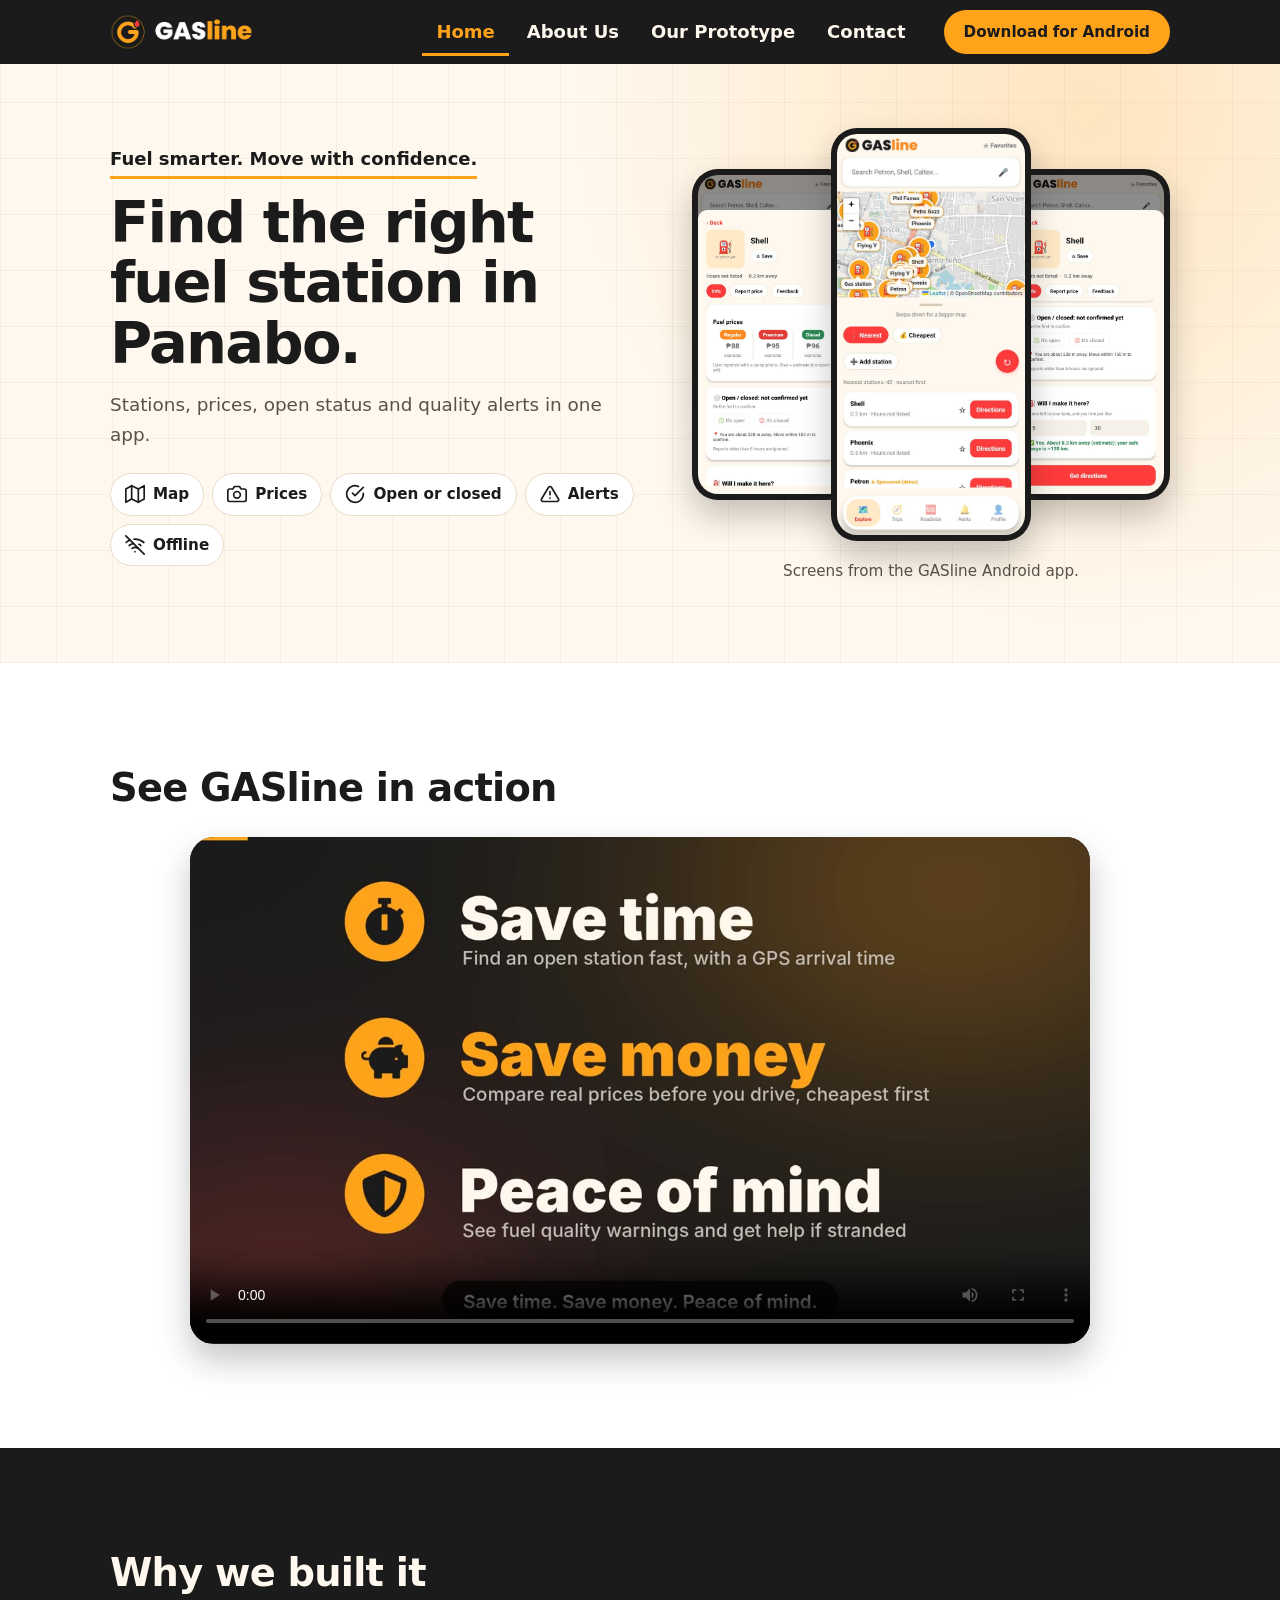
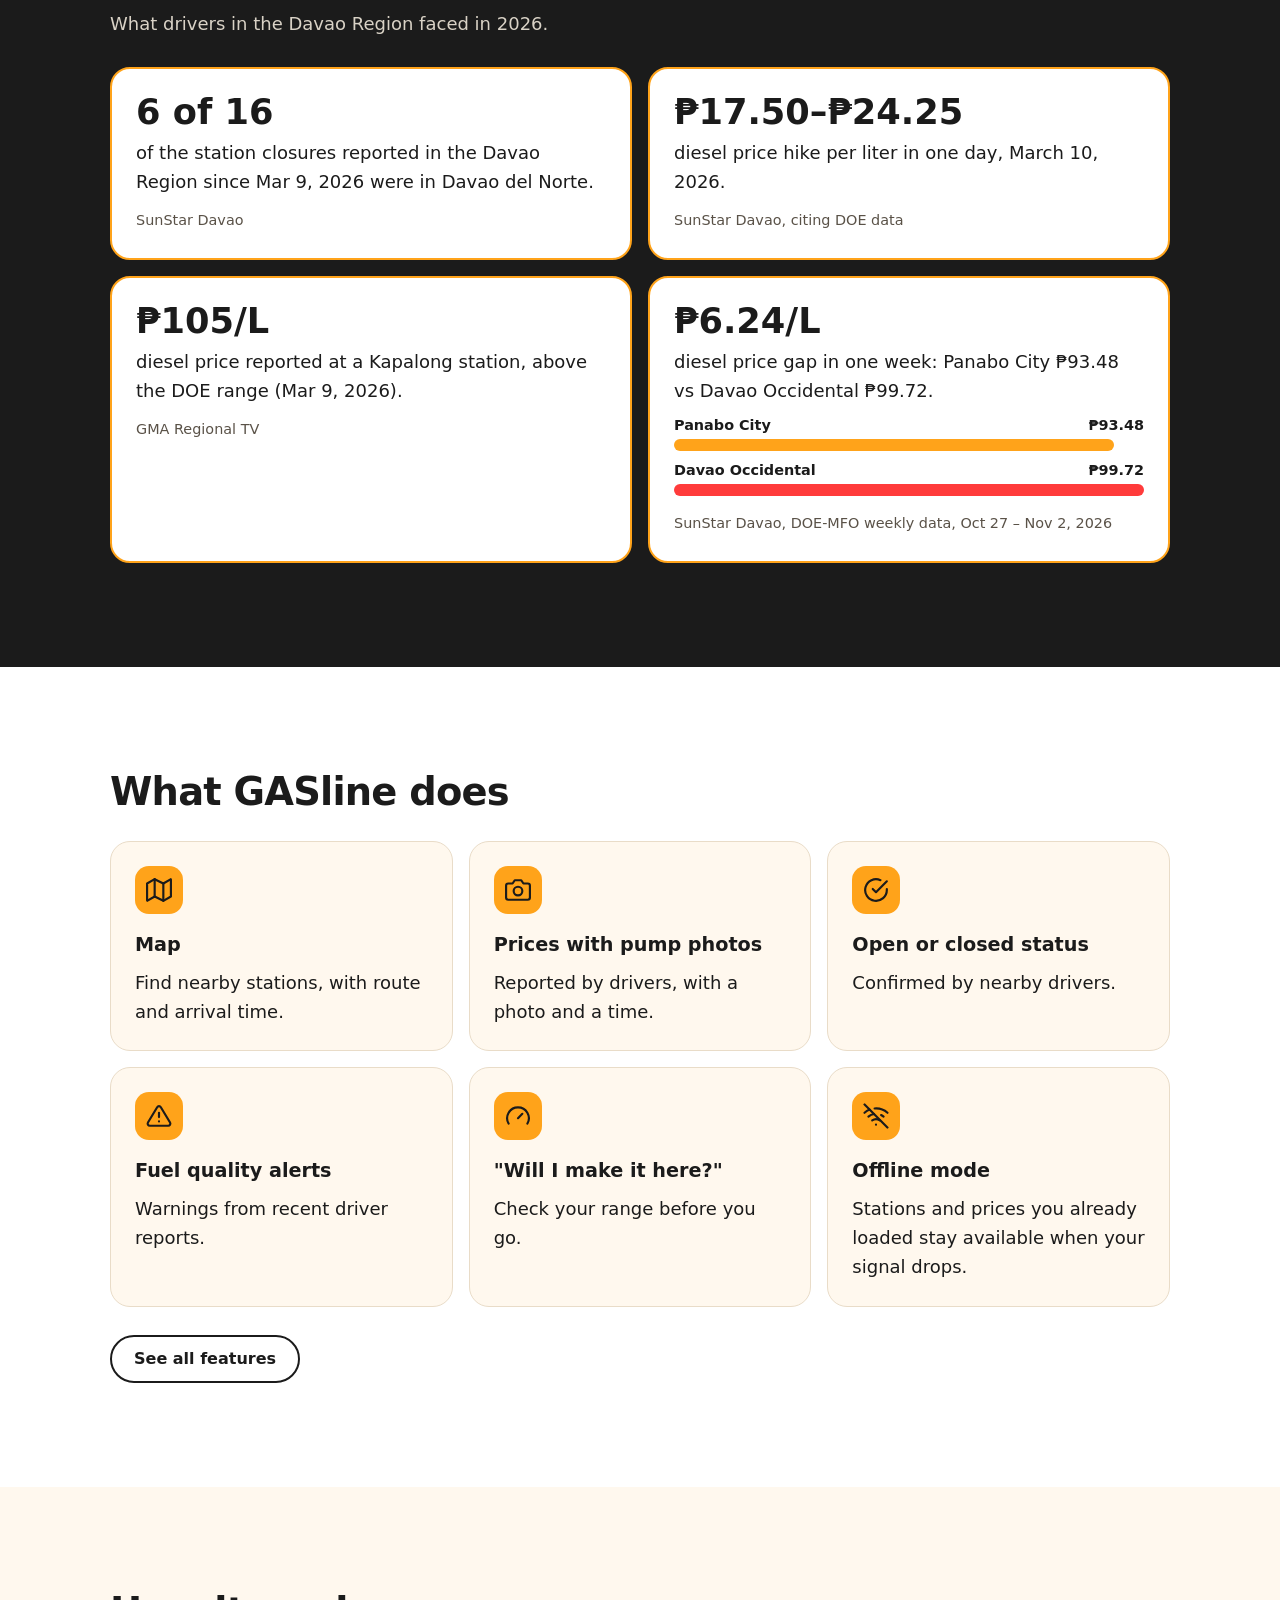
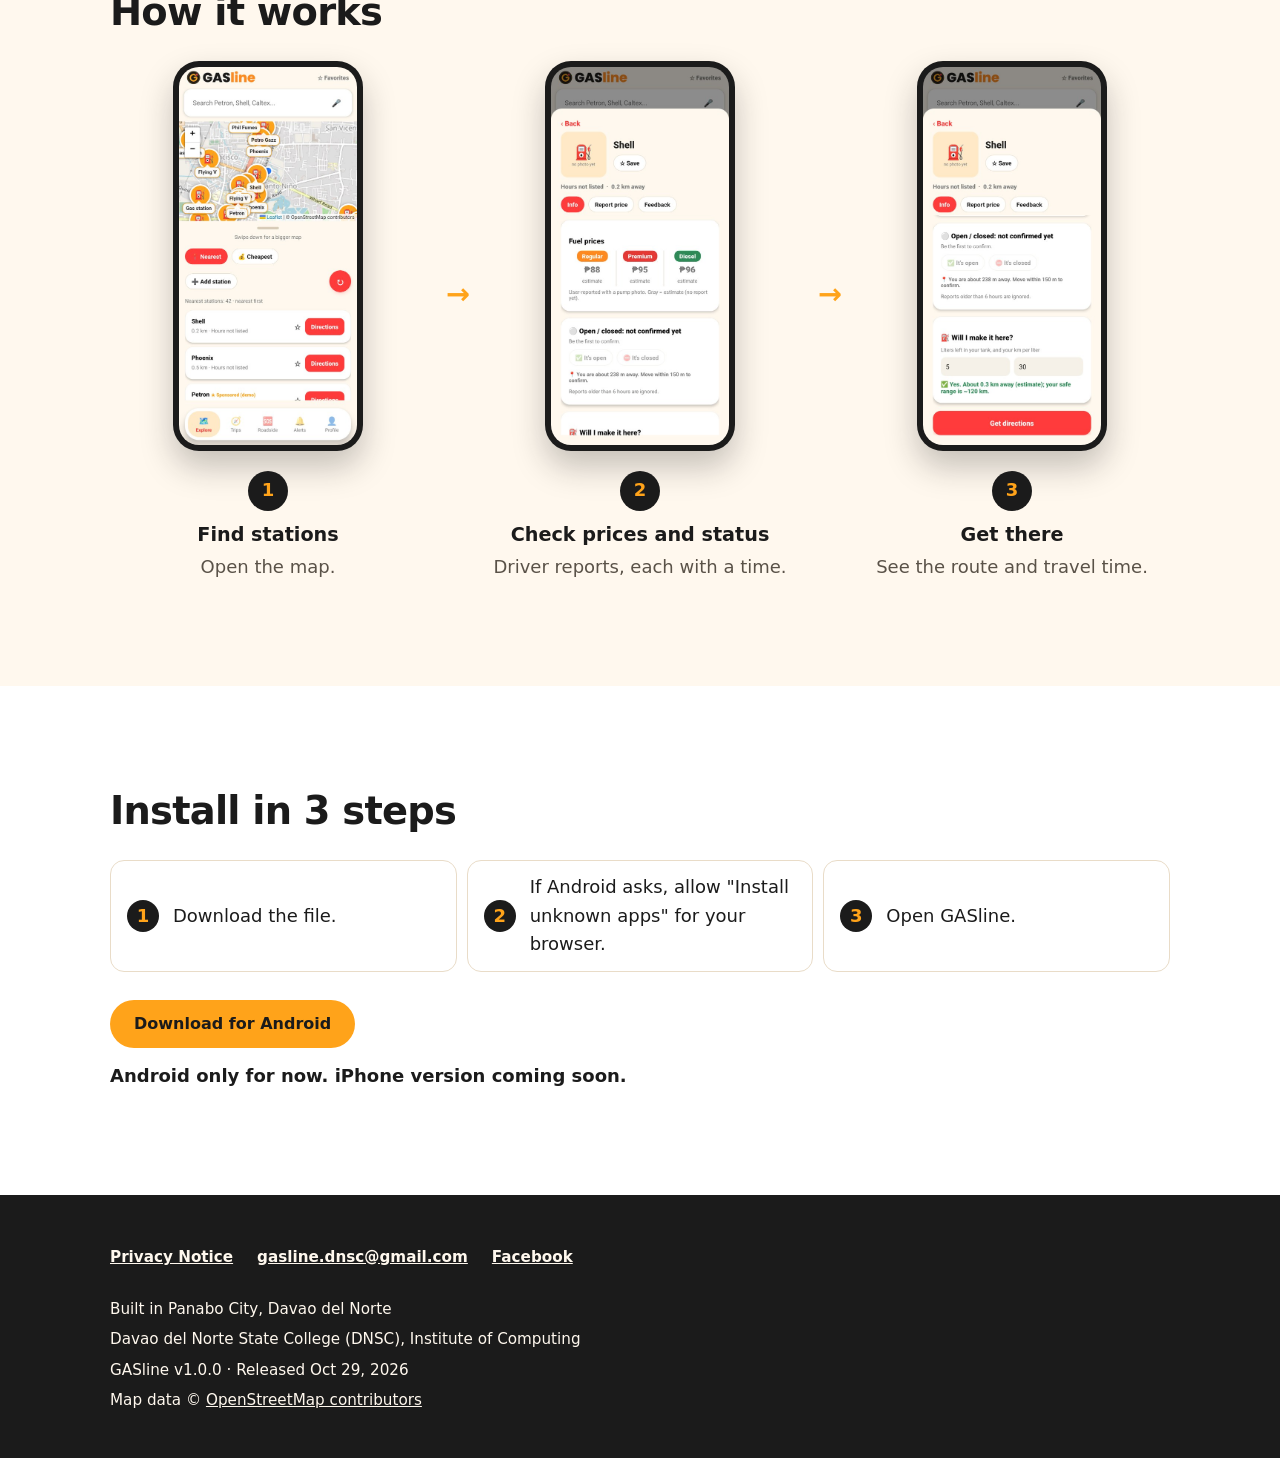
<file: index.html>
<!DOCTYPE html>
<!-- GASline | Home page | Team Premium, DNSC -->
<html lang="en">
<head>
<!-- Page settings: title, description, icon, shared stylesheet -->
<meta charset="utf-8">
<meta name="viewport" content="width=device-width, initial-scale=1">
<title>GASline: Find the right fuel station in Panabo</title>
<meta name="description" content="GASline is an Android app that shows nearby fuel stations in Panabo City with user-reported prices, open/closed status and fuel quality reports.">
<meta name="theme-color" content="#1B1B1B">
<link rel="icon" href="images/icon.png">
<link rel="stylesheet" href="style.css">
</head>
<body>
<!-- Skip link: lets keyboard users jump to the content -->
<a class="skip" href="#main">Skip to content</a>
<!-- Icon sprite: reuse an icon with use href="#i-name" -->
<svg width="0" height="0" style="position:absolute" aria-hidden="true" focusable="false">
  <symbol id="i-map" viewBox="0 0 24 24"><polygon points="1 6 1 22 8 18 16 22 23 18 23 2 16 6 8 2 1 6"/><line x1="8" y1="2" x2="8" y2="18"/><line x1="16" y1="6" x2="16" y2="22"/></symbol>
  <symbol id="i-camera" viewBox="0 0 24 24"><path d="M23 19a2 2 0 0 1-2 2H3a2 2 0 0 1-2-2V8a2 2 0 0 1 2-2h4l2-3h6l2 3h4a2 2 0 0 1 2 2z"/><circle cx="12" cy="13" r="4"/></symbol>
  <symbol id="i-check" viewBox="0 0 24 24"><path d="M22 11.1V12a10 10 0 1 1-5.9-9.1"/><polyline points="22 4 12 14 9 11"/></symbol>
  <symbol id="i-warning" viewBox="0 0 24 24"><path d="M10.3 3.9L1.8 18a2 2 0 0 0 1.7 3h17a2 2 0 0 0 1.7-3L13.7 3.9a2 2 0 0 0-3.4 0z"/><line x1="12" y1="9" x2="12" y2="13"/><line x1="12" y1="17" x2="12.01" y2="17"/></symbol>
  <symbol id="i-gauge" viewBox="0 0 24 24"><path d="M12 14l4-4"/><path d="M3.3 19a10 10 0 1 1 17.4 0"/></symbol>
  <symbol id="i-offline" viewBox="0 0 24 24"><line x1="1" y1="1" x2="23" y2="23"/><path d="M16.7 11.1A11 11 0 0 1 19 12.6"/><path d="M5 12.6a11 11 0 0 1 5.2-2.4"/><path d="M10.7 5.1A16 16 0 0 1 22.6 9"/><path d="M1.4 9a16 16 0 0 1 4.7-2.9"/><path d="M8.5 16.1a6 6 0 0 1 7 0"/><line x1="12" y1="20" x2="12.01" y2="20"/></symbol>
</svg>
<!-- Top bar: logo, menu, Download button -->
<header class="topbar">
  <div class="wrap">
    <a class="logo" href="index.html" aria-label="GASline home"><img src="images/logo-dark.png" alt="GASline" width="705" height="178"></a>
    <!-- Menu toggle: hidden checkbox, no JavaScript -->
    <input type="checkbox" id="nav-toggle" class="nav-toggle" aria-label="Open or close the menu">
    <label for="nav-toggle" class="burger" aria-hidden="true"><span class="lines"></span></label>
    <!-- Main menu: aria-current marks the active page -->
    <nav class="mainnav" aria-label="Main">
      <a href="index.html" aria-current="page">Home</a>
      <a href="about.html">About Us</a>
      <a href="prototype.html">Our Prototype</a>
      <a href="contact.html">Contact</a>
    </nav>
    <a class="btn btn-primary" href="downloads/gasline.apk" download="GASline.apk">Download<span class="long"> for Android</span></a>
  </div>
</header>
<!-- Main content -->
<main id="main">
<!-- Hero: tagline, headline, feature chips, screenshots -->
<section class="hero" id="top">
  <div class="wrap">
    <div>
      <p class="tagline">Fuel smarter. Move with confidence.</p>
      <h1>Find the right fuel station in Panabo.</h1>
      <p class="lead">Stations, prices, open status and quality alerts in one app.</p>
      <!-- Feature chips -->
      <ul class="chips" aria-label="Main features">
        <li><svg class="ico-s" aria-hidden="true"><use href="#i-map"/></svg>Map</li>
        <li><svg class="ico-s" aria-hidden="true"><use href="#i-camera"/></svg>Prices</li>
        <li><svg class="ico-s" aria-hidden="true"><use href="#i-check"/></svg>Open or closed</li>
        <li><svg class="ico-s" aria-hidden="true"><use href="#i-warning"/></svg>Alerts</li>
        <li><svg class="ico-s" aria-hidden="true"><use href="#i-offline"/></svg>Offline</li>
      </ul>
    </div>
    <div class="hero-art">
      <div class="phones" role="group" aria-label="GASline app screenshots">
        <div class="phone"><img src="images/screen-station.jpg" alt="Station page for Shell with fuel prices, open or closed status and a distance check" width="480" height="1019"></div>
        <div class="phone phone-main"><img src="images/screen-map.jpg" alt="Explore map with fuel stations as orange circles and a list of the nearest stations" width="480" height="1019"></div>
        <div class="phone"><img src="images/screen-range.jpg" alt="Will I make it here check showing a safe range of about 120 km and a Get directions button" width="480" height="1019"></div>
      </div>
      <p class="phones-note">Screens from the GASline Android app.</p>
    </div>
  </div>
</section>
<!-- Promo video -->
<section class="band-white" aria-labelledby="video-h">
  <div class="wrap">
    <h2 id="video-h">See GASline in action</h2>
    <!-- Video player: file is video/gasline-promo.mp4 -->
    <div class="video-wrap reveal">
      <video controls preload="metadata" playsinline poster="images/video-poster.jpg" width="1920" height="1080">
        <source src="video/gasline-promo.mp4" type="video/mp4">
        <a href="video/gasline-promo.mp4">Download the video</a>
      </video>
    </div>
  </div>
</section>

<!-- Why we built it: sourced stats -->
<section class="band-dark" id="problem" aria-labelledby="problem-h">
  <div class="wrap">
    <h2 id="problem-h">Why we built it</h2>
    <p class="section-lead">What drivers in the Davao Region faced in 2026.</p>
    <!-- Stat cards, each with its source -->
    <ul class="stats reveal">
      <li><span class="stat-num">6 of 16</span><p>of the station closures reported in the Davao Region since Mar 9, 2026 were in Davao del Norte.</p><span class="stat-src">SunStar Davao</span></li>
      <li><span class="stat-num">₱17.50–₱24.25</span><p>diesel price hike per liter in one day, March 10, 2026.</p><span class="stat-src">SunStar Davao, citing DOE data</span></li>
      <li><span class="stat-num">₱105/L</span><p>diesel price reported at a Kapalong station, above the DOE range (Mar 9, 2026).</p><span class="stat-src">GMA Regional TV</span></li>
      <li><span class="stat-num">₱6.24/L</span><p>diesel price gap in one week: Panabo City ₱93.48 vs Davao Occidental ₱99.72.</p><div class="bars" role="img" aria-label="Panabo City 93.48 pesos per liter, Davao Occidental 99.72 pesos per liter"><div class="bar"><span>Panabo City</span><i class="bar-a"></i><b>₱93.48</b></div><div class="bar"><span>Davao Occidental</span><i class="bar-b"></i><b>₱99.72</b></div></div><span class="stat-src">SunStar Davao, DOE-MFO weekly data, Oct 27 – Nov 2, 2026</span></li>
    </ul>
  </div>
</section>

<!-- What GASline does -->
<section class="band-white" id="features" aria-labelledby="features-h">
  <div class="wrap">
    <h2 id="features-h">What GASline does</h2>
    <!-- Feature cards -->
    <ul class="features reveal">
      <li><svg class="ico" aria-hidden="true"><use href="#i-map"/></svg><h3>Map</h3><p>Find nearby stations, with route and arrival time.</p></li>
      <li><svg class="ico" aria-hidden="true"><use href="#i-camera"/></svg><h3>Prices with pump photos</h3><p>Reported by drivers, with a photo and a time.</p></li>
      <li><svg class="ico" aria-hidden="true"><use href="#i-check"/></svg><h3>Open or closed status</h3><p>Confirmed by nearby drivers.</p></li>
      <li><svg class="ico" aria-hidden="true"><use href="#i-warning"/></svg><h3>Fuel quality alerts</h3><p>Warnings from recent driver reports.</p></li>
      <li><svg class="ico" aria-hidden="true"><use href="#i-gauge"/></svg><h3>"Will I make it here?"</h3><p>Check your range before you go.</p></li>
      <li><svg class="ico" aria-hidden="true"><use href="#i-offline"/></svg><h3>Offline mode</h3><p>Stations and prices you already loaded stay available when your signal drops.</p></li>
    </ul>
    <p class="more"><a class="btn btn-ghost" href="prototype.html">See all features</a></p>
  </div>
</section>

<!-- How it works -->
<section class="band-cream" id="how-it-works" aria-labelledby="how-h">
  <div class="wrap">
    <h2 id="how-h">How it works</h2>
    <!-- 3-step flow with screenshots -->
    <ol class="flow">
      <li><div class="phone"><img src="images/screen-map.jpg" alt="Map of nearby fuel stations" width="480" height="1019" loading="lazy"></div><span class="n">1</span><h3>Find stations</h3><p>Open the map.</p></li>
      <li><div class="phone"><img src="images/screen-station.jpg" alt="Station page with prices and open status" width="480" height="1019" loading="lazy"></div><span class="n">2</span><h3>Check prices and status</h3><p>Driver reports, each with a time.</p></li>
      <li><div class="phone"><img src="images/screen-range.jpg" alt="Range check with a Get directions button" width="480" height="1019" loading="lazy"></div><span class="n">3</span><h3>Get there</h3><p>See the route and travel time.</p></li>
    </ol>
  </div>
</section>

<!-- Install in 3 steps -->
<section class="band-white" id="install" aria-labelledby="install-h">
  <div class="wrap">
    <h2 id="install-h">Install in 3 steps</h2>
    <!-- Install steps -->
    <ol class="steps">
      <li><span class="n">1</span>Download the file.</li>
      <li><span class="n">2</span>If Android asks, allow "Install unknown apps" for your browser.</li>
      <li><span class="n">3</span>Open GASline.</li>
    </ol>
    <!-- Download button: APK is downloads/gasline.apk -->
    <a class="btn btn-primary" href="downloads/gasline.apk" download="GASline.apk">Download for Android</a>
    <p class="note">Android only for now. iPhone version coming soon.</p>
  </div>
</section>
</main>
<!-- Footer: links, credits, version -->
<footer class="footer">
  <div class="wrap">
    <nav aria-label="Footer">
      <a href="privacy.html">Privacy Notice</a>
      <a href="mailto:gasline.dnsc@gmail.com">gasline.dnsc@gmail.com</a>
      <a href="https://www.facebook.com/profile.php?id=61595876085878" target="_blank" rel="noopener">Facebook</a>
    </nav>
    <p>Built in Panabo City, Davao del Norte</p>
    <p>Davao del Norte State College (DNSC), Institute of Computing</p>
    <p>GASline v1.0.0 &middot; Released Oct 29, 2026</p>
    <p>Map data &copy; <a href="https://www.openstreetmap.org/copyright" target="_blank" rel="noopener">OpenStreetMap contributors</a></p>
  </div>
</footer>
</body>
</html>
</file>
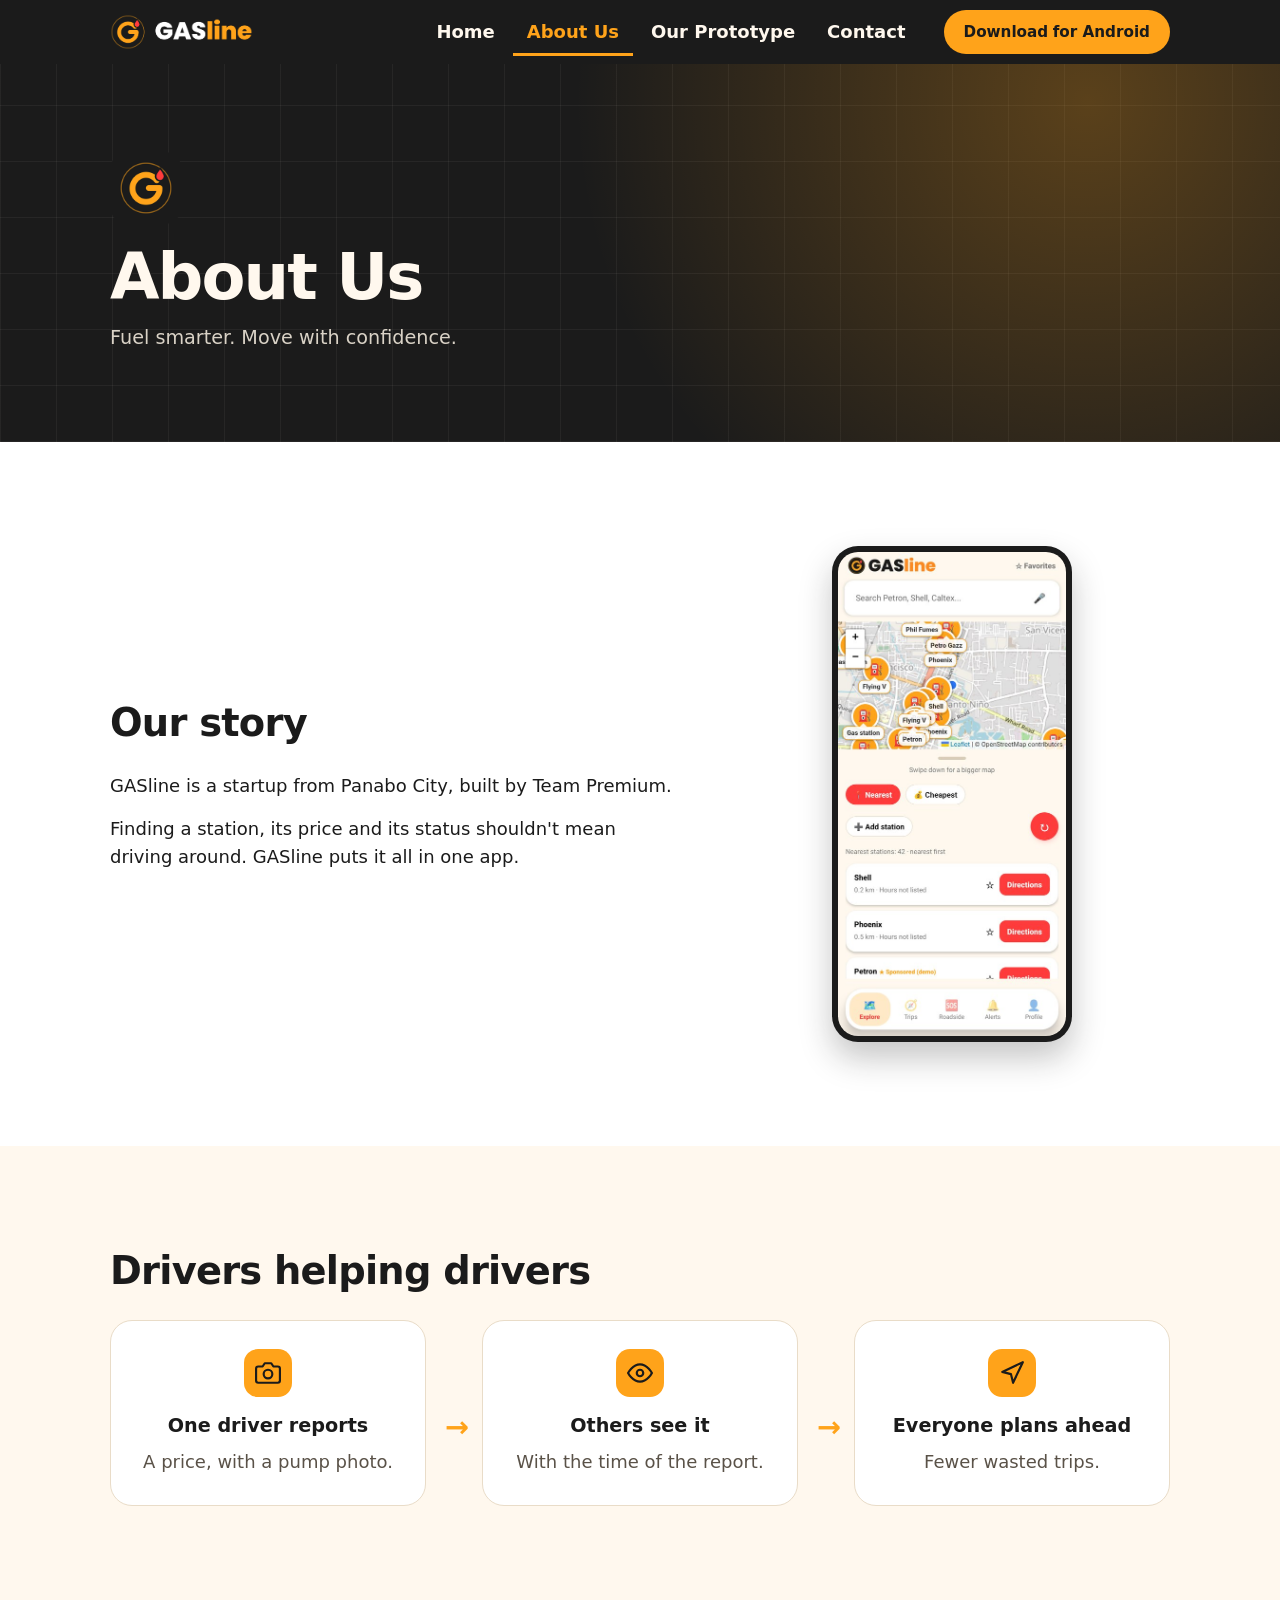
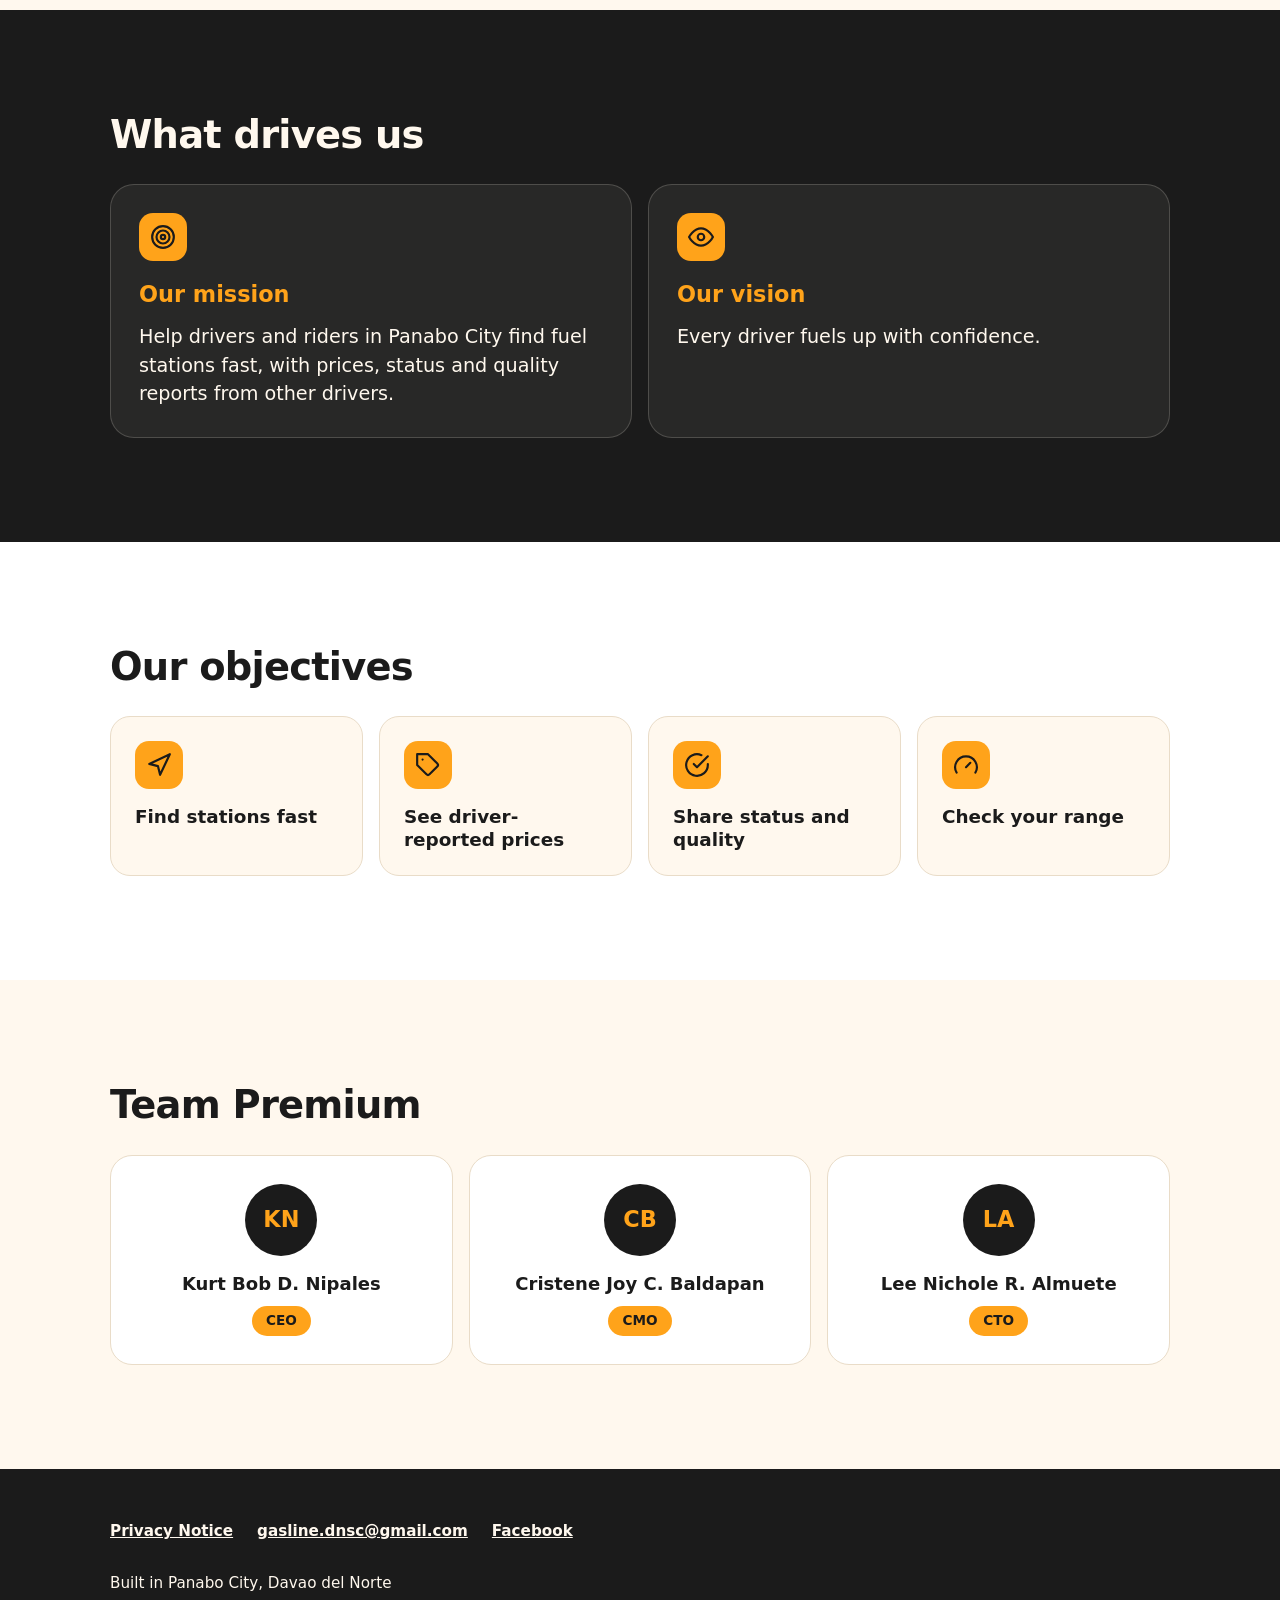
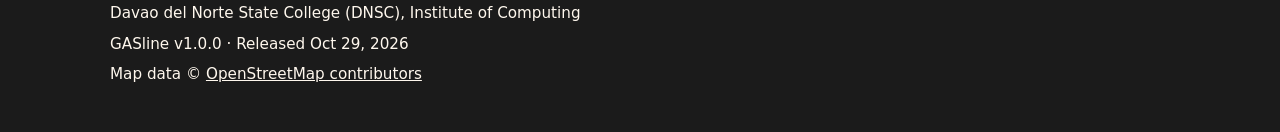
<file: about.html>
<!DOCTYPE html>
<!-- GASline | About Us page | Team Premium, DNSC -->
<html lang="en">
<head>
<!-- Page settings: title, description, icon, shared stylesheet -->
<meta charset="utf-8">
<meta name="viewport" content="width=device-width, initial-scale=1">
<title>About Us | GASline</title>
<meta name="description" content="About GASline: our story, mission, vision, objectives and team.">
<meta name="theme-color" content="#1B1B1B">
<link rel="icon" href="images/icon.png">
<link rel="stylesheet" href="style.css">
</head>
<body>
<!-- Skip link: lets keyboard users jump to the content -->
<a class="skip" href="#main">Skip to content</a>
<!-- Icon sprite: reuse an icon with use href="#i-name" -->
<svg width="0" height="0" style="position:absolute" aria-hidden="true" focusable="false">
  <symbol id="i-target" viewBox="0 0 24 24"><circle cx="12" cy="12" r="10"/><circle cx="12" cy="12" r="6"/><circle cx="12" cy="12" r="2"/></symbol>
  <symbol id="i-eye" viewBox="0 0 24 24"><path d="M1 12s4-8 11-8 11 8 11 8-4 8-11 8-11-8-11-8z"/><circle cx="12" cy="12" r="3"/></symbol>
  <symbol id="i-navigation" viewBox="0 0 24 24"><polygon points="3 11 22 2 13 21 11 13 3 11"/></symbol>
  <symbol id="i-tag" viewBox="0 0 24 24"><path d="M20.6 13.4l-7.2 7.2a2 2 0 0 1-2.8 0L2 12V2h10l8.6 8.6a2 2 0 0 1 0 2.8z"/><line x1="7" y1="7" x2="7.01" y2="7"/></symbol>
  <symbol id="i-check" viewBox="0 0 24 24"><path d="M22 11.1V12a10 10 0 1 1-5.9-9.1"/><polyline points="22 4 12 14 9 11"/></symbol>
  <symbol id="i-camera" viewBox="0 0 24 24"><path d="M23 19a2 2 0 0 1-2 2H3a2 2 0 0 1-2-2V8a2 2 0 0 1 2-2h4l2-3h6l2 3h4a2 2 0 0 1 2 2z"/><circle cx="12" cy="13" r="4"/></symbol>
  <symbol id="i-gauge" viewBox="0 0 24 24"><path d="M12 14l4-4"/><path d="M3.3 19a10 10 0 1 1 17.4 0"/></symbol>
</svg>
<!-- Top bar: logo, menu, Download button -->
<header class="topbar">
  <div class="wrap">
    <a class="logo" href="index.html" aria-label="GASline home"><img src="images/logo-dark.png" alt="GASline" width="705" height="178"></a>
    <!-- Menu toggle: hidden checkbox, no JavaScript -->
    <input type="checkbox" id="nav-toggle" class="nav-toggle" aria-label="Open or close the menu">
    <label for="nav-toggle" class="burger" aria-hidden="true"><span class="lines"></span></label>
    <!-- Main menu: aria-current marks the active page -->
    <nav class="mainnav" aria-label="Main">
      <a href="index.html">Home</a>
      <a href="about.html" aria-current="page">About Us</a>
      <a href="prototype.html">Our Prototype</a>
      <a href="contact.html">Contact</a>
    </nav>
    <a class="btn btn-primary" href="downloads/gasline.apk" download="GASline.apk">Download<span class="long"> for Android</span></a>
  </div>
</header>

<!-- Main content -->
<main id="main">
<!-- Page banner -->
<section class="page-hero">
  <div class="wrap">
    <img src="images/icon.png" alt="" width="72" height="72">
    <h1>About Us</h1>
    <p>Fuel smarter. Move with confidence.</p>
  </div>
</section>

<!-- Our story -->
<section class="band-white" aria-labelledby="story-h">
  <div class="wrap split reveal">
    <div>
      <h2 id="story-h">Our story</h2>
      <p>GASline is a startup from Panabo City, built by Team Premium.</p>
      <p>Finding a station, its price and its status shouldn't mean driving around. GASline puts it all in one app.</p>
    </div>
    <div class="phone"><img src="images/screen-map.jpg" alt="GASline explore map with nearby fuel stations" width="480" height="1019"></div>
  </div>
</section>

<!-- Drivers helping drivers -->
<section class="band-cream" aria-labelledby="community-h">
  <div class="wrap">
    <h2 id="community-h">Drivers helping drivers</h2>
    <!-- Community flow diagram -->
    <ol class="community reveal">
      <li><svg class="ico" aria-hidden="true"><use href="#i-camera"/></svg><h3>One driver reports</h3><p>A price, with a pump photo.</p></li>
      <li><svg class="ico" aria-hidden="true"><use href="#i-eye"/></svg><h3>Others see it</h3><p>With the time of the report.</p></li>
      <li><svg class="ico" aria-hidden="true"><use href="#i-navigation"/></svg><h3>Everyone plans ahead</h3><p>Fewer wasted trips.</p></li>
    </ol>
  </div>
</section>

<!-- Mission and vision -->
<section class="band-dark" aria-labelledby="mv-h">
  <div class="wrap">
    <h2 id="mv-h">What drives us</h2>
    <!-- Mission and vision cards -->
    <div class="mv reveal">
      <article>
        <svg class="ico" aria-hidden="true"><use href="#i-target"/></svg>
        <h3>Our mission</h3>
        <p>Help drivers and riders in Panabo City find fuel stations fast, with prices, status and quality reports from other drivers.</p>
      </article>
      <article>
        <svg class="ico" aria-hidden="true"><use href="#i-eye"/></svg>
        <h3>Our vision</h3>
        <p>Every driver fuels up with confidence.</p>
      </article>
    </div>
  </div>
</section>

<!-- Objectives -->
<section class="band-white" aria-labelledby="goals-h">
  <div class="wrap">
    <h2 id="goals-h">Our objectives</h2>
    <!-- Objective tiles -->
    <ul class="goals reveal">
      <li><svg class="ico" aria-hidden="true"><use href="#i-navigation"/></svg><h3>Find stations fast</h3></li>
      <li><svg class="ico" aria-hidden="true"><use href="#i-tag"/></svg><h3>See driver-reported prices</h3></li>
      <li><svg class="ico" aria-hidden="true"><use href="#i-check"/></svg><h3>Share status and quality</h3></li>
      <li><svg class="ico" aria-hidden="true"><use href="#i-gauge"/></svg><h3>Check your range</h3></li>
    </ul>
  </div>
</section>

<!-- Team Premium -->
<section class="band-cream" aria-labelledby="team-h">
  <div class="wrap">
    <h2 id="team-h">Team Premium</h2>
    <!-- Team cards: initials, full name, role -->
    <ul class="team reveal">
      <li><span class="avatar" aria-hidden="true">KN</span><span class="team-name">Kurt Bob D. Nipales</span><abbr class="team-role" title="Chief Executive Officer">CEO</abbr></li>
      <li><span class="avatar" aria-hidden="true">CB</span><span class="team-name">Cristene Joy C. Baldapan</span><abbr class="team-role" title="Chief Marketing Officer">CMO</abbr></li>
      <li><span class="avatar" aria-hidden="true">LA</span><span class="team-name">Lee Nichole R. Almuete</span><abbr class="team-role" title="Chief Technology Officer">CTO</abbr></li>
    </ul>
  </div>
</section>
</main>

<!-- Footer: links, credits, version -->
<footer class="footer">
  <div class="wrap">
    <nav aria-label="Footer">
      <a href="privacy.html">Privacy Notice</a>
      <a href="mailto:gasline.dnsc@gmail.com">gasline.dnsc@gmail.com</a>
      <a href="https://www.facebook.com/profile.php?id=61595876085878" target="_blank" rel="noopener">Facebook</a>
    </nav>
    <p>Built in Panabo City, Davao del Norte</p>
    <p>Davao del Norte State College (DNSC), Institute of Computing</p>
    <p>GASline v1.0.0 &middot; Released Oct 29, 2026</p>
    <p>Map data &copy; <a href="https://www.openstreetmap.org/copyright" target="_blank" rel="noopener">OpenStreetMap contributors</a></p>
  </div>
</footer>
</body>
</html>
</file>
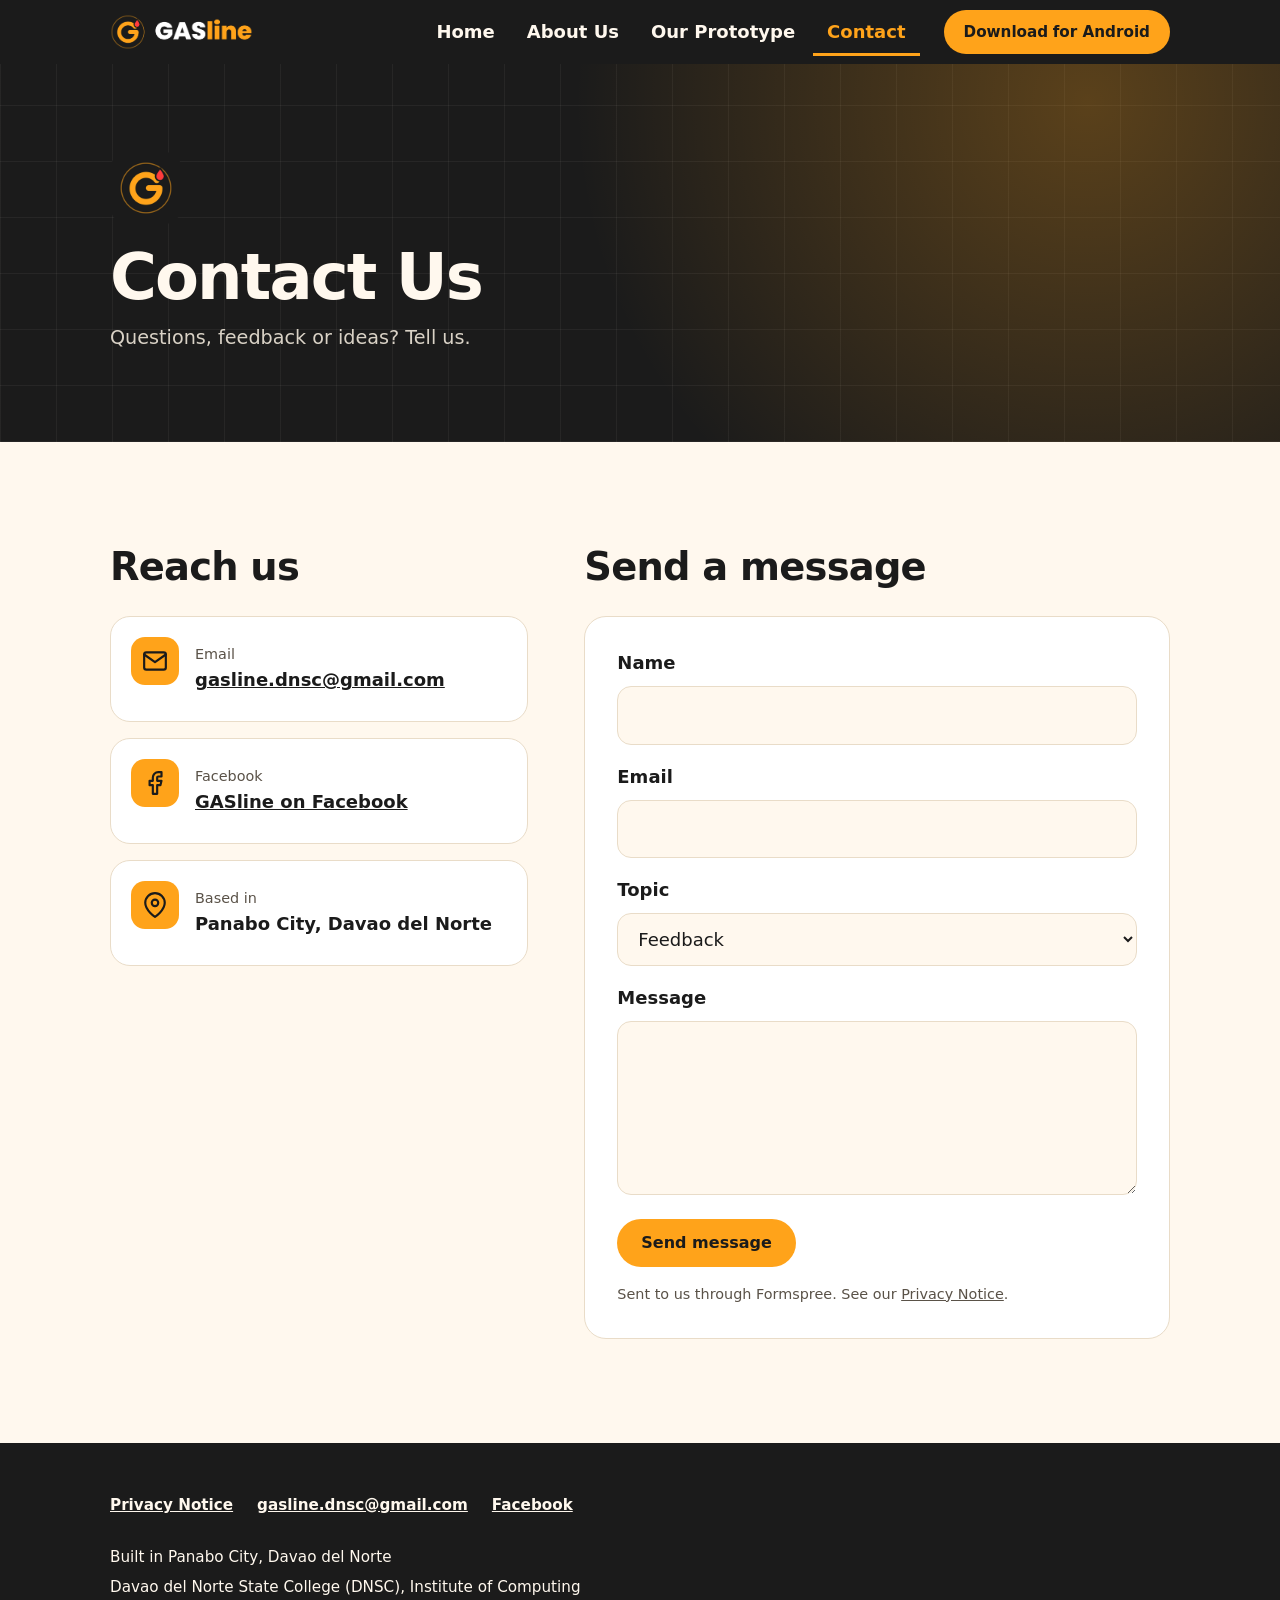
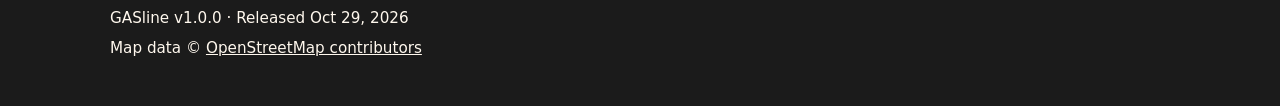
<file: contact.html>
<!DOCTYPE html>
<!-- GASline | Contact page | Team Premium, DNSC -->
<html lang="en">
<head>
<!-- Page settings: title, description, icon, shared stylesheet -->
<meta charset="utf-8">
<meta name="viewport" content="width=device-width, initial-scale=1">
<title>Contact Us | GASline</title>
<meta name="description" content="Contact the GASline team: email, Facebook page and a feedback form.">
<meta name="theme-color" content="#1B1B1B">
<link rel="icon" href="images/icon.png">
<link rel="stylesheet" href="style.css">
</head>
<body>
<!-- Skip link: lets keyboard users jump to the content -->
<a class="skip" href="#main">Skip to content</a>
<!-- Icon sprite: reuse an icon with use href="#i-name" -->
<svg width="0" height="0" style="position:absolute" aria-hidden="true" focusable="false">
  <symbol id="i-map" viewBox="0 0 24 24"><polygon points="1 6 1 22 8 18 16 22 23 18 23 2 16 6 8 2 1 6"/><line x1="8" y1="2" x2="8" y2="18"/><line x1="16" y1="6" x2="16" y2="22"/></symbol>
  <symbol id="i-camera" viewBox="0 0 24 24"><path d="M23 19a2 2 0 0 1-2 2H3a2 2 0 0 1-2-2V8a2 2 0 0 1 2-2h4l2-3h6l2 3h4a2 2 0 0 1 2 2z"/><circle cx="12" cy="13" r="4"/></symbol>
  <symbol id="i-check" viewBox="0 0 24 24"><path d="M22 11.1V12a10 10 0 1 1-5.9-9.1"/><polyline points="22 4 12 14 9 11"/></symbol>
  <symbol id="i-warning" viewBox="0 0 24 24"><path d="M10.3 3.9L1.8 18a2 2 0 0 0 1.7 3h17a2 2 0 0 0 1.7-3L13.7 3.9a2 2 0 0 0-3.4 0z"/><line x1="12" y1="9" x2="12" y2="13"/><line x1="12" y1="17" x2="12.01" y2="17"/></symbol>
  <symbol id="i-gauge" viewBox="0 0 24 24"><path d="M12 14l4-4"/><path d="M3.3 19a10 10 0 1 1 17.4 0"/></symbol>
  <symbol id="i-offline" viewBox="0 0 24 24"><line x1="1" y1="1" x2="23" y2="23"/><path d="M16.7 11.1A11 11 0 0 1 19 12.6"/><path d="M5 12.6a11 11 0 0 1 5.2-2.4"/><path d="M10.7 5.1A16 16 0 0 1 22.6 9"/><path d="M1.4 9a16 16 0 0 1 4.7-2.9"/><path d="M8.5 16.1a6 6 0 0 1 7 0"/><line x1="12" y1="20" x2="12.01" y2="20"/></symbol>
  <symbol id="i-target" viewBox="0 0 24 24"><circle cx="12" cy="12" r="10"/><circle cx="12" cy="12" r="6"/><circle cx="12" cy="12" r="2"/></symbol>
  <symbol id="i-eye" viewBox="0 0 24 24"><path d="M1 12s4-8 11-8 11 8 11 8-4 8-11 8-11-8-11-8z"/><circle cx="12" cy="12" r="3"/></symbol>
  <symbol id="i-navigation" viewBox="0 0 24 24"><polygon points="3 11 22 2 13 21 11 13 3 11"/></symbol>
  <symbol id="i-tag" viewBox="0 0 24 24"><path d="M20.6 13.4l-7.2 7.2a2 2 0 0 1-2.8 0L2 12V2h10l8.6 8.6a2 2 0 0 1 0 2.8z"/><line x1="7" y1="7" x2="7.01" y2="7"/></symbol>
  <symbol id="i-calc" viewBox="0 0 24 24"><rect x="4" y="2" width="16" height="20" rx="2"/><line x1="8" y1="6" x2="16" y2="6"/><line x1="8" y1="10" x2="8.01" y2="10"/><line x1="12" y1="10" x2="12.01" y2="10"/><line x1="16" y1="10" x2="16.01" y2="10"/><line x1="8" y1="14" x2="8.01" y2="14"/><line x1="12" y1="14" x2="12.01" y2="14"/><line x1="16" y1="14" x2="16.01" y2="14"/><line x1="8" y1="18" x2="16" y2="18"/></symbol>
  <symbol id="i-book" viewBox="0 0 24 24"><path d="M4 19.5A2.5 2.5 0 0 1 6.5 17H20"/><path d="M6.5 2H20v20H6.5A2.5 2.5 0 0 1 4 19.5v-15A2.5 2.5 0 0 1 6.5 2z"/></symbol>
  <symbol id="i-briefcase" viewBox="0 0 24 24"><rect x="2" y="7" width="20" height="14" rx="2"/><path d="M16 21V5a2 2 0 0 0-2-2h-4a2 2 0 0 0-2 2v16"/></symbol>
  <symbol id="i-star" viewBox="0 0 24 24"><polygon points="12 2 15.09 8.26 22 9.27 17 14.14 18.18 21.02 12 17.77 5.82 21.02 7 14.14 2 9.27 8.91 8.26 12 2"/></symbol>
  <symbol id="i-mic" viewBox="0 0 24 24"><path d="M12 1a3 3 0 0 0-3 3v8a3 3 0 0 0 6 0V4a3 3 0 0 0-3-3z"/><path d="M19 10v2a7 7 0 0 1-14 0v-2"/><line x1="12" y1="19" x2="12" y2="23"/><line x1="8" y1="23" x2="16" y2="23"/></symbol>
  <symbol id="i-globe" viewBox="0 0 24 24"><circle cx="12" cy="12" r="10"/><line x1="2" y1="12" x2="22" y2="12"/><path d="M12 2a15.3 15.3 0 0 1 4 10 15.3 15.3 0 0 1-4 10 15.3 15.3 0 0 1-4-10 15.3 15.3 0 0 1 4-10z"/></symbol>
  <symbol id="i-compass" viewBox="0 0 24 24"><circle cx="12" cy="12" r="10"/><polygon points="16.24 7.76 14.12 14.12 7.76 16.24 9.88 9.88 16.24 7.76"/></symbol>
  <symbol id="i-package" viewBox="0 0 24 24"><path d="M21 16V8a2 2 0 0 0-1-1.73l-7-4a2 2 0 0 0-2 0l-7 4A2 2 0 0 0 3 8v8a2 2 0 0 0 1 1.73l7 4a2 2 0 0 0 2 0l7-4A2 2 0 0 0 21 16z"/><polyline points="3.27 6.96 12 12.01 20.73 6.96"/><line x1="12" y1="22.08" x2="12" y2="12"/></symbol>
  <symbol id="i-users" viewBox="0 0 24 24"><path d="M17 21v-2a4 4 0 0 0-4-4H5a4 4 0 0 0-4 4v2"/><circle cx="9" cy="7" r="4"/><path d="M23 21v-2a4 4 0 0 0-3-3.87"/><path d="M16 3.13a4 4 0 0 1 0 7.75"/></symbol>
  <symbol id="i-mail" viewBox="0 0 24 24"><path d="M4 4h16c1.1 0 2 .9 2 2v12c0 1.1-.9 2-2 2H4c-1.1 0-2-.9-2-2V6c0-1.1.9-2 2-2z"/><polyline points="22 6 12 13 2 6"/></symbol>
  <symbol id="i-facebook" viewBox="0 0 24 24"><path d="M18 2h-3a5 5 0 0 0-5 5v3H7v4h3v8h4v-8h3l1-4h-4V7a1 1 0 0 1 1-1h3z"/></symbol>
  <symbol id="i-pin" viewBox="0 0 24 24"><path d="M21 10c0 7-9 13-9 13s-9-6-9-13a9 9 0 0 1 18 0z"/><circle cx="12" cy="10" r="3"/></symbol>
</svg>
<!-- Top bar: logo, menu, Download button -->
<header class="topbar">
  <div class="wrap">
    <a class="logo" href="index.html" aria-label="GASline home"><img src="images/logo-dark.png" alt="GASline" width="705" height="178"></a>
    <!-- Menu toggle: hidden checkbox, no JavaScript -->
    <input type="checkbox" id="nav-toggle" class="nav-toggle" aria-label="Open or close the menu">
    <label for="nav-toggle" class="burger" aria-hidden="true"><span class="lines"></span></label>
    <!-- Main menu: aria-current marks the active page -->
    <nav class="mainnav" aria-label="Main">
      <a href="index.html">Home</a>
      <a href="about.html">About Us</a>
      <a href="prototype.html">Our Prototype</a>
      <a href="contact.html" aria-current="page">Contact</a>
    </nav>
    <a class="btn btn-primary" href="downloads/gasline.apk" download="GASline.apk">Download<span class="long"> for Android</span></a>
  </div>
</header>

<!-- Main content -->
<main id="main">
<!-- Page banner -->
<section class="page-hero">
  <div class="wrap">
    <img src="images/icon.png" alt="" width="72" height="72">
    <h1>Contact Us</h1>
    <p>Questions, feedback or ideas? Tell us.</p>
  </div>
</section>

<!-- Contact details and message form -->
<section class="band-cream" aria-labelledby="reach-h">
  <div class="wrap contact">
    <div>
      <h2 id="reach-h">Reach us</h2>
      <!-- Contact cards -->
      <ul class="reach">
        <li><svg class="ico" aria-hidden="true"><use href="#i-mail"/></svg><div><span>Email</span><a href="mailto:gasline.dnsc@gmail.com">gasline.dnsc@gmail.com</a></div></li>
        <li><svg class="ico" aria-hidden="true"><use href="#i-facebook"/></svg><div><span>Facebook</span><a href="https://www.facebook.com/profile.php?id=61595876085878" target="_blank" rel="noopener">GASline on Facebook</a></div></li>
        <li><svg class="ico" aria-hidden="true"><use href="#i-pin"/></svg><div><span>Based in</span><b>Panabo City, Davao del Norte</b></div></li>
      </ul>
    </div>
    <div>
      <h2 id="form-h">Send a message</h2>
      <!-- Message form: posts to Formspree -->
      <form class="form" action="https://formspree.io/f/xnpdpzar" method="POST" aria-labelledby="form-h">
        <input type="hidden" name="_subject" value="New message from the GASline website">
        <!-- Spam trap: hidden field, must stay empty -->
        <p class="hp" aria-hidden="true"><label>Leave this empty<input type="text" name="_gotcha" tabindex="-1" autocomplete="off"></label></p>
        <label for="f-name">Name</label>
        <input id="f-name" name="name" type="text" autocomplete="name" maxlength="80" required>
        <label for="f-email">Email</label>
        <input id="f-email" name="email" type="email" autocomplete="email" maxlength="120" required>
        <label for="f-topic">Topic</label>
        <select id="f-topic" name="topic">
          <option>Feedback</option>
          <option>Question</option>
          <option>Report a problem</option>
        </select>
        <label for="f-message">Message</label>
        <textarea id="f-message" name="message" rows="5" maxlength="1500" required></textarea>
        <button class="btn btn-primary" type="submit">Send message</button>
        <p class="form-note">Sent to us through Formspree. See our <a href="privacy.html">Privacy Notice</a>.</p>
      </form>
    </div>
  </div>
</section>
</main>

<!-- Footer: links, credits, version -->
<footer class="footer">
  <div class="wrap">
    <nav aria-label="Footer">
      <a href="privacy.html">Privacy Notice</a>
      <a href="mailto:gasline.dnsc@gmail.com">gasline.dnsc@gmail.com</a>
      <a href="https://www.facebook.com/profile.php?id=61595876085878" target="_blank" rel="noopener">Facebook</a>
    </nav>
    <p>Built in Panabo City, Davao del Norte</p>
    <p>Davao del Norte State College (DNSC), Institute of Computing</p>
    <p>GASline v1.0.0 &middot; Released Oct 29, 2026</p>
    <p>Map data &copy; <a href="https://www.openstreetmap.org/copyright" target="_blank" rel="noopener">OpenStreetMap contributors</a></p>
  </div>
</footer>
</body>
</html>
</file>
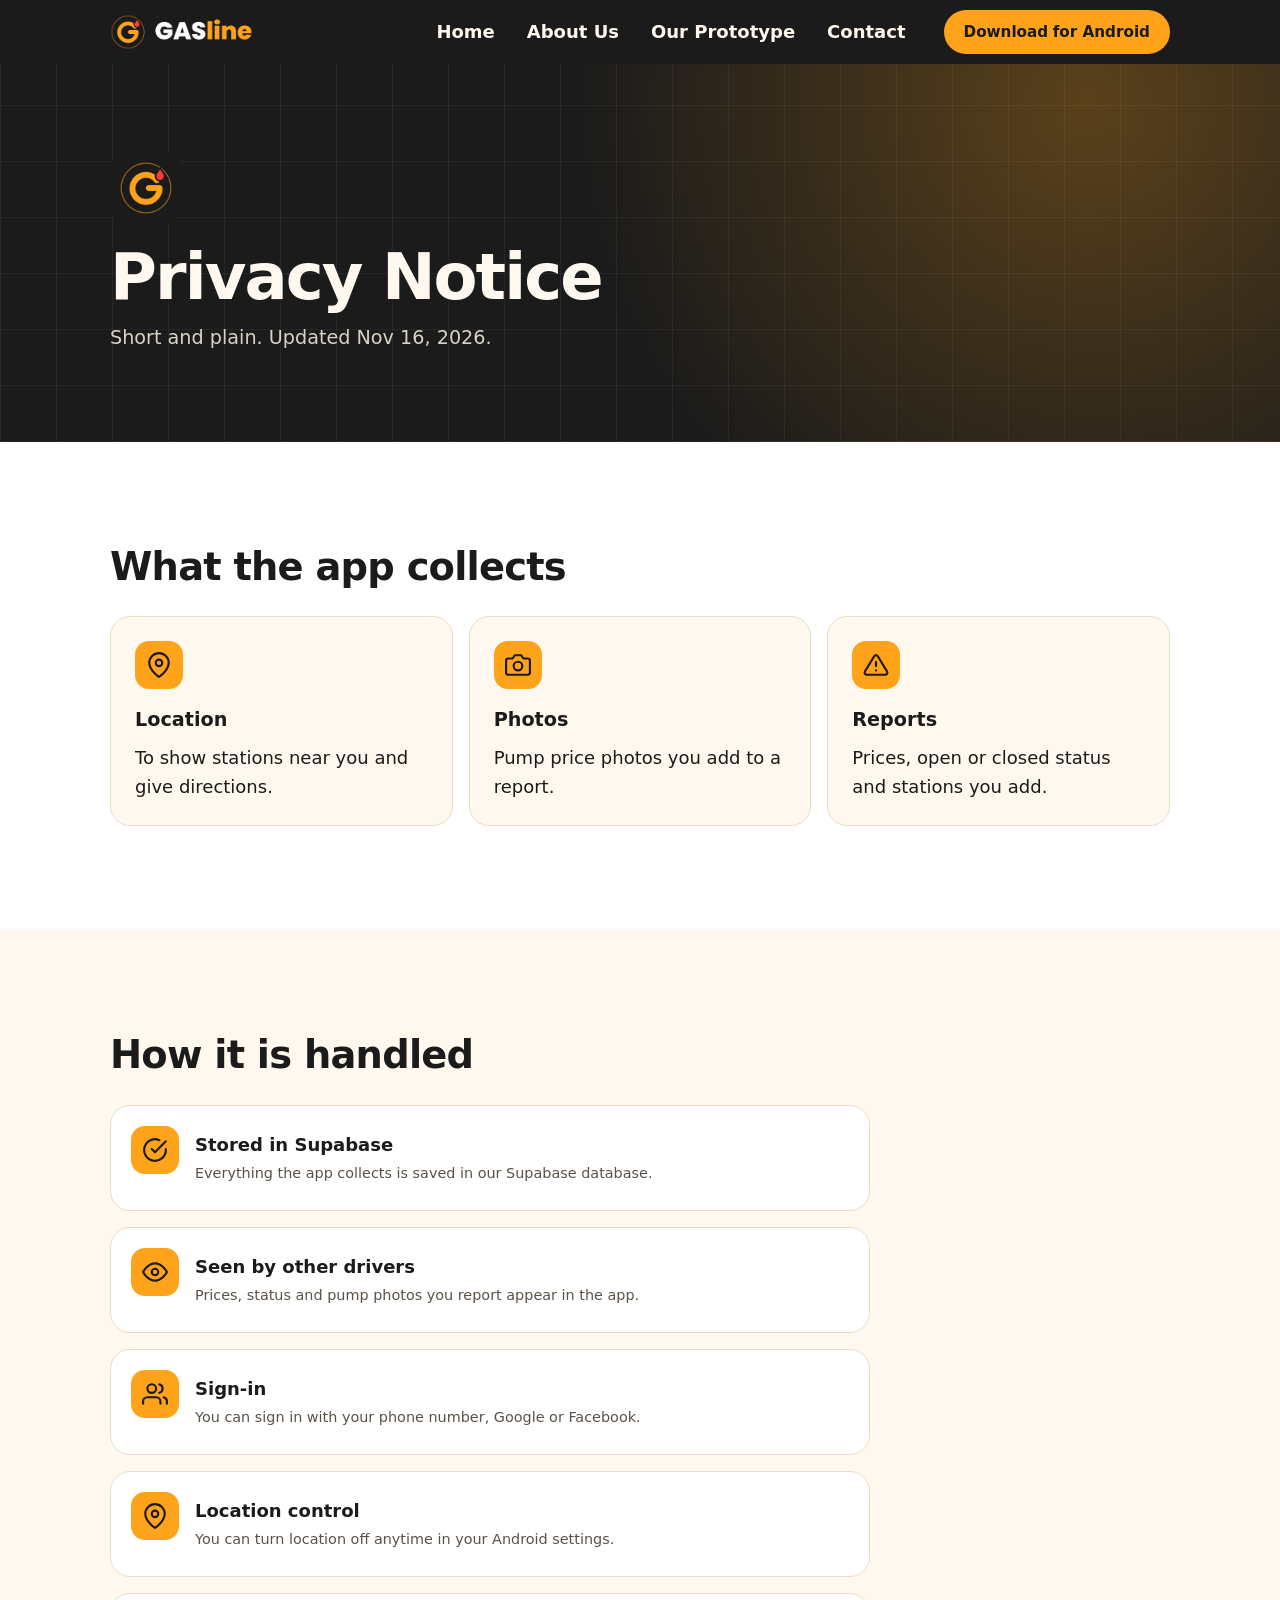
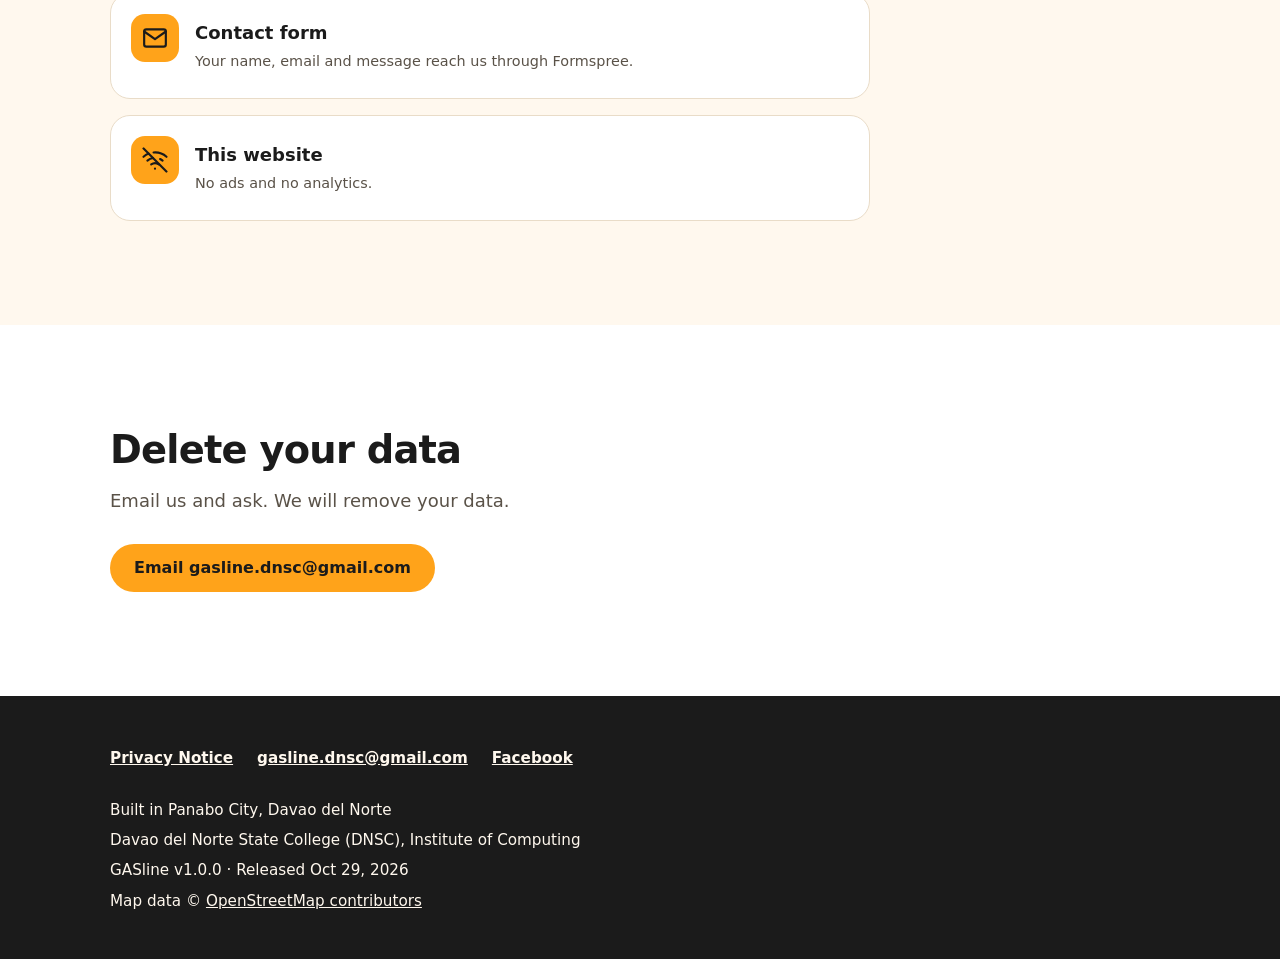
<file: privacy.html>
<!DOCTYPE html>
<!-- GASline | Privacy Notice page | Team Premium, DNSC -->
<html lang="en">
<head>
<!-- Page settings: title, description, icon, shared stylesheet -->
<meta charset="utf-8">
<meta name="viewport" content="width=device-width, initial-scale=1">
<title>Privacy Notice | GASline</title>
<meta name="description" content="GASline Privacy Notice: what the app collects, how it is stored and how to ask for your data to be deleted.">
<meta name="theme-color" content="#1B1B1B">
<link rel="icon" href="images/icon.png">
<link rel="stylesheet" href="style.css">
</head>
<body>
<!-- Skip link: lets keyboard users jump to the content -->
<a class="skip" href="#main">Skip to content</a>
<!-- Icon sprite: reuse an icon with use href="#i-name" -->
<svg width="0" height="0" style="position:absolute" aria-hidden="true" focusable="false">
  <symbol id="i-map" viewBox="0 0 24 24"><polygon points="1 6 1 22 8 18 16 22 23 18 23 2 16 6 8 2 1 6"/><line x1="8" y1="2" x2="8" y2="18"/><line x1="16" y1="6" x2="16" y2="22"/></symbol>
  <symbol id="i-camera" viewBox="0 0 24 24"><path d="M23 19a2 2 0 0 1-2 2H3a2 2 0 0 1-2-2V8a2 2 0 0 1 2-2h4l2-3h6l2 3h4a2 2 0 0 1 2 2z"/><circle cx="12" cy="13" r="4"/></symbol>
  <symbol id="i-check" viewBox="0 0 24 24"><path d="M22 11.1V12a10 10 0 1 1-5.9-9.1"/><polyline points="22 4 12 14 9 11"/></symbol>
  <symbol id="i-warning" viewBox="0 0 24 24"><path d="M10.3 3.9L1.8 18a2 2 0 0 0 1.7 3h17a2 2 0 0 0 1.7-3L13.7 3.9a2 2 0 0 0-3.4 0z"/><line x1="12" y1="9" x2="12" y2="13"/><line x1="12" y1="17" x2="12.01" y2="17"/></symbol>
  <symbol id="i-gauge" viewBox="0 0 24 24"><path d="M12 14l4-4"/><path d="M3.3 19a10 10 0 1 1 17.4 0"/></symbol>
  <symbol id="i-offline" viewBox="0 0 24 24"><line x1="1" y1="1" x2="23" y2="23"/><path d="M16.7 11.1A11 11 0 0 1 19 12.6"/><path d="M5 12.6a11 11 0 0 1 5.2-2.4"/><path d="M10.7 5.1A16 16 0 0 1 22.6 9"/><path d="M1.4 9a16 16 0 0 1 4.7-2.9"/><path d="M8.5 16.1a6 6 0 0 1 7 0"/><line x1="12" y1="20" x2="12.01" y2="20"/></symbol>
  <symbol id="i-target" viewBox="0 0 24 24"><circle cx="12" cy="12" r="10"/><circle cx="12" cy="12" r="6"/><circle cx="12" cy="12" r="2"/></symbol>
  <symbol id="i-eye" viewBox="0 0 24 24"><path d="M1 12s4-8 11-8 11 8 11 8-4 8-11 8-11-8-11-8z"/><circle cx="12" cy="12" r="3"/></symbol>
  <symbol id="i-navigation" viewBox="0 0 24 24"><polygon points="3 11 22 2 13 21 11 13 3 11"/></symbol>
  <symbol id="i-tag" viewBox="0 0 24 24"><path d="M20.6 13.4l-7.2 7.2a2 2 0 0 1-2.8 0L2 12V2h10l8.6 8.6a2 2 0 0 1 0 2.8z"/><line x1="7" y1="7" x2="7.01" y2="7"/></symbol>
  <symbol id="i-calc" viewBox="0 0 24 24"><rect x="4" y="2" width="16" height="20" rx="2"/><line x1="8" y1="6" x2="16" y2="6"/><line x1="8" y1="10" x2="8.01" y2="10"/><line x1="12" y1="10" x2="12.01" y2="10"/><line x1="16" y1="10" x2="16.01" y2="10"/><line x1="8" y1="14" x2="8.01" y2="14"/><line x1="12" y1="14" x2="12.01" y2="14"/><line x1="16" y1="14" x2="16.01" y2="14"/><line x1="8" y1="18" x2="16" y2="18"/></symbol>
  <symbol id="i-book" viewBox="0 0 24 24"><path d="M4 19.5A2.5 2.5 0 0 1 6.5 17H20"/><path d="M6.5 2H20v20H6.5A2.5 2.5 0 0 1 4 19.5v-15A2.5 2.5 0 0 1 6.5 2z"/></symbol>
  <symbol id="i-briefcase" viewBox="0 0 24 24"><rect x="2" y="7" width="20" height="14" rx="2"/><path d="M16 21V5a2 2 0 0 0-2-2h-4a2 2 0 0 0-2 2v16"/></symbol>
  <symbol id="i-star" viewBox="0 0 24 24"><polygon points="12 2 15.09 8.26 22 9.27 17 14.14 18.18 21.02 12 17.77 5.82 21.02 7 14.14 2 9.27 8.91 8.26 12 2"/></symbol>
  <symbol id="i-mic" viewBox="0 0 24 24"><path d="M12 1a3 3 0 0 0-3 3v8a3 3 0 0 0 6 0V4a3 3 0 0 0-3-3z"/><path d="M19 10v2a7 7 0 0 1-14 0v-2"/><line x1="12" y1="19" x2="12" y2="23"/><line x1="8" y1="23" x2="16" y2="23"/></symbol>
  <symbol id="i-globe" viewBox="0 0 24 24"><circle cx="12" cy="12" r="10"/><line x1="2" y1="12" x2="22" y2="12"/><path d="M12 2a15.3 15.3 0 0 1 4 10 15.3 15.3 0 0 1-4 10 15.3 15.3 0 0 1-4-10 15.3 15.3 0 0 1 4-10z"/></symbol>
  <symbol id="i-compass" viewBox="0 0 24 24"><circle cx="12" cy="12" r="10"/><polygon points="16.24 7.76 14.12 14.12 7.76 16.24 9.88 9.88 16.24 7.76"/></symbol>
  <symbol id="i-package" viewBox="0 0 24 24"><path d="M21 16V8a2 2 0 0 0-1-1.73l-7-4a2 2 0 0 0-2 0l-7 4A2 2 0 0 0 3 8v8a2 2 0 0 0 1 1.73l7 4a2 2 0 0 0 2 0l7-4A2 2 0 0 0 21 16z"/><polyline points="3.27 6.96 12 12.01 20.73 6.96"/><line x1="12" y1="22.08" x2="12" y2="12"/></symbol>
  <symbol id="i-users" viewBox="0 0 24 24"><path d="M17 21v-2a4 4 0 0 0-4-4H5a4 4 0 0 0-4 4v2"/><circle cx="9" cy="7" r="4"/><path d="M23 21v-2a4 4 0 0 0-3-3.87"/><path d="M16 3.13a4 4 0 0 1 0 7.75"/></symbol>
  <symbol id="i-mail" viewBox="0 0 24 24"><path d="M4 4h16c1.1 0 2 .9 2 2v12c0 1.1-.9 2-2 2H4c-1.1 0-2-.9-2-2V6c0-1.1.9-2 2-2z"/><polyline points="22 6 12 13 2 6"/></symbol>
  <symbol id="i-facebook" viewBox="0 0 24 24"><path d="M18 2h-3a5 5 0 0 0-5 5v3H7v4h3v8h4v-8h3l1-4h-4V7a1 1 0 0 1 1-1h3z"/></symbol>
  <symbol id="i-pin" viewBox="0 0 24 24"><path d="M21 10c0 7-9 13-9 13s-9-6-9-13a9 9 0 0 1 18 0z"/><circle cx="12" cy="10" r="3"/></symbol>
</svg>
<!-- Top bar: logo, menu, Download button -->
<header class="topbar">
  <div class="wrap">
    <a class="logo" href="index.html" aria-label="GASline home"><img src="images/logo-dark.png" alt="GASline" width="705" height="178"></a>
    <!-- Menu toggle: hidden checkbox, no JavaScript -->
    <input type="checkbox" id="nav-toggle" class="nav-toggle" aria-label="Open or close the menu">
    <label for="nav-toggle" class="burger" aria-hidden="true"><span class="lines"></span></label>
    <!-- Main menu: aria-current marks the active page -->
    <nav class="mainnav" aria-label="Main">
      <a href="index.html">Home</a>
      <a href="about.html">About Us</a>
      <a href="prototype.html">Our Prototype</a>
      <a href="contact.html">Contact</a>
    </nav>
    <a class="btn btn-primary" href="downloads/gasline.apk" download="GASline.apk">Download<span class="long"> for Android</span></a>
  </div>
</header>

<!-- Main content -->
<main id="main">
<!-- Page banner -->
<section class="page-hero">
  <div class="wrap">
    <img src="images/icon.png" alt="" width="72" height="72">
    <h1>Privacy Notice</h1>
    <p>Short and plain. Updated Nov 16, 2026.</p>
  </div>
</section>

<!-- What the app collects -->
<section class="band-white" aria-labelledby="collect-h">
  <div class="wrap">
    <h2 id="collect-h">What the app collects</h2>
    <!-- Feature cards -->
    <ul class="features reveal">
      <li><svg class="ico" aria-hidden="true"><use href="#i-pin"/></svg><h3>Location</h3><p>To show stations near you and give directions.</p></li>
      <li><svg class="ico" aria-hidden="true"><use href="#i-camera"/></svg><h3>Photos</h3><p>Pump price photos you add to a report.</p></li>
      <li><svg class="ico" aria-hidden="true"><use href="#i-warning"/></svg><h3>Reports</h3><p>Prices, open or closed status and stations you add.</p></li>
    </ul>
  </div>
</section>

<!-- How data is handled -->
<section class="band-cream" aria-labelledby="handled-h">
  <div class="wrap">
    <h2 id="handled-h">How it is handled</h2>
    <!-- Data handling list -->
    <ul class="reach privacy-rows reveal">
      <li><svg class="ico" aria-hidden="true"><use href="#i-check"/></svg><div><b>Stored in Supabase</b><span>Everything the app collects is saved in our Supabase database.</span></div></li>
      <li><svg class="ico" aria-hidden="true"><use href="#i-eye"/></svg><div><b>Seen by other drivers</b><span>Prices, status and pump photos you report appear in the app.</span></div></li>
      <li><svg class="ico" aria-hidden="true"><use href="#i-users"/></svg><div><b>Sign-in</b><span>You can sign in with your phone number, Google or Facebook.</span></div></li>
      <li><svg class="ico" aria-hidden="true"><use href="#i-pin"/></svg><div><b>Location control</b><span>You can turn location off anytime in your Android settings.</span></div></li>
      <li><svg class="ico" aria-hidden="true"><use href="#i-mail"/></svg><div><b>Contact form</b><span>Your name, email and message reach us through Formspree.</span></div></li>
      <li><svg class="ico" aria-hidden="true"><use href="#i-offline"/></svg><div><b>This website</b><span>No ads and no analytics.</span></div></li>
    </ul>
  </div>
</section>

<!-- Delete your data -->
<section class="band-white" aria-labelledby="delete-h">
  <div class="wrap">
    <h2 id="delete-h">Delete your data</h2>
    <p class="section-lead">Email us and ask. We will remove your data.</p>
    <!-- Deletion request: opens an email -->
    <a class="btn btn-primary" href="mailto:gasline.dnsc@gmail.com?subject=Delete%20my%20GASline%20data">Email gasline.dnsc@gmail.com</a>
  </div>
</section>
</main>

<!-- Footer: links, credits, version -->
<footer class="footer">
  <div class="wrap">
    <nav aria-label="Footer">
      <a href="privacy.html">Privacy Notice</a>
      <a href="mailto:gasline.dnsc@gmail.com">gasline.dnsc@gmail.com</a>
      <a href="https://www.facebook.com/profile.php?id=61595876085878" target="_blank" rel="noopener">Facebook</a>
    </nav>
    <p>Built in Panabo City, Davao del Norte</p>
    <p>Davao del Norte State College (DNSC), Institute of Computing</p>
    <p>GASline v1.0.0 &middot; Released Oct 29, 2026</p>
    <p>Map data &copy; <a href="https://www.openstreetmap.org/copyright" target="_blank" rel="noopener">OpenStreetMap contributors</a></p>
  </div>
</footer>
</body>
</html>
</file>
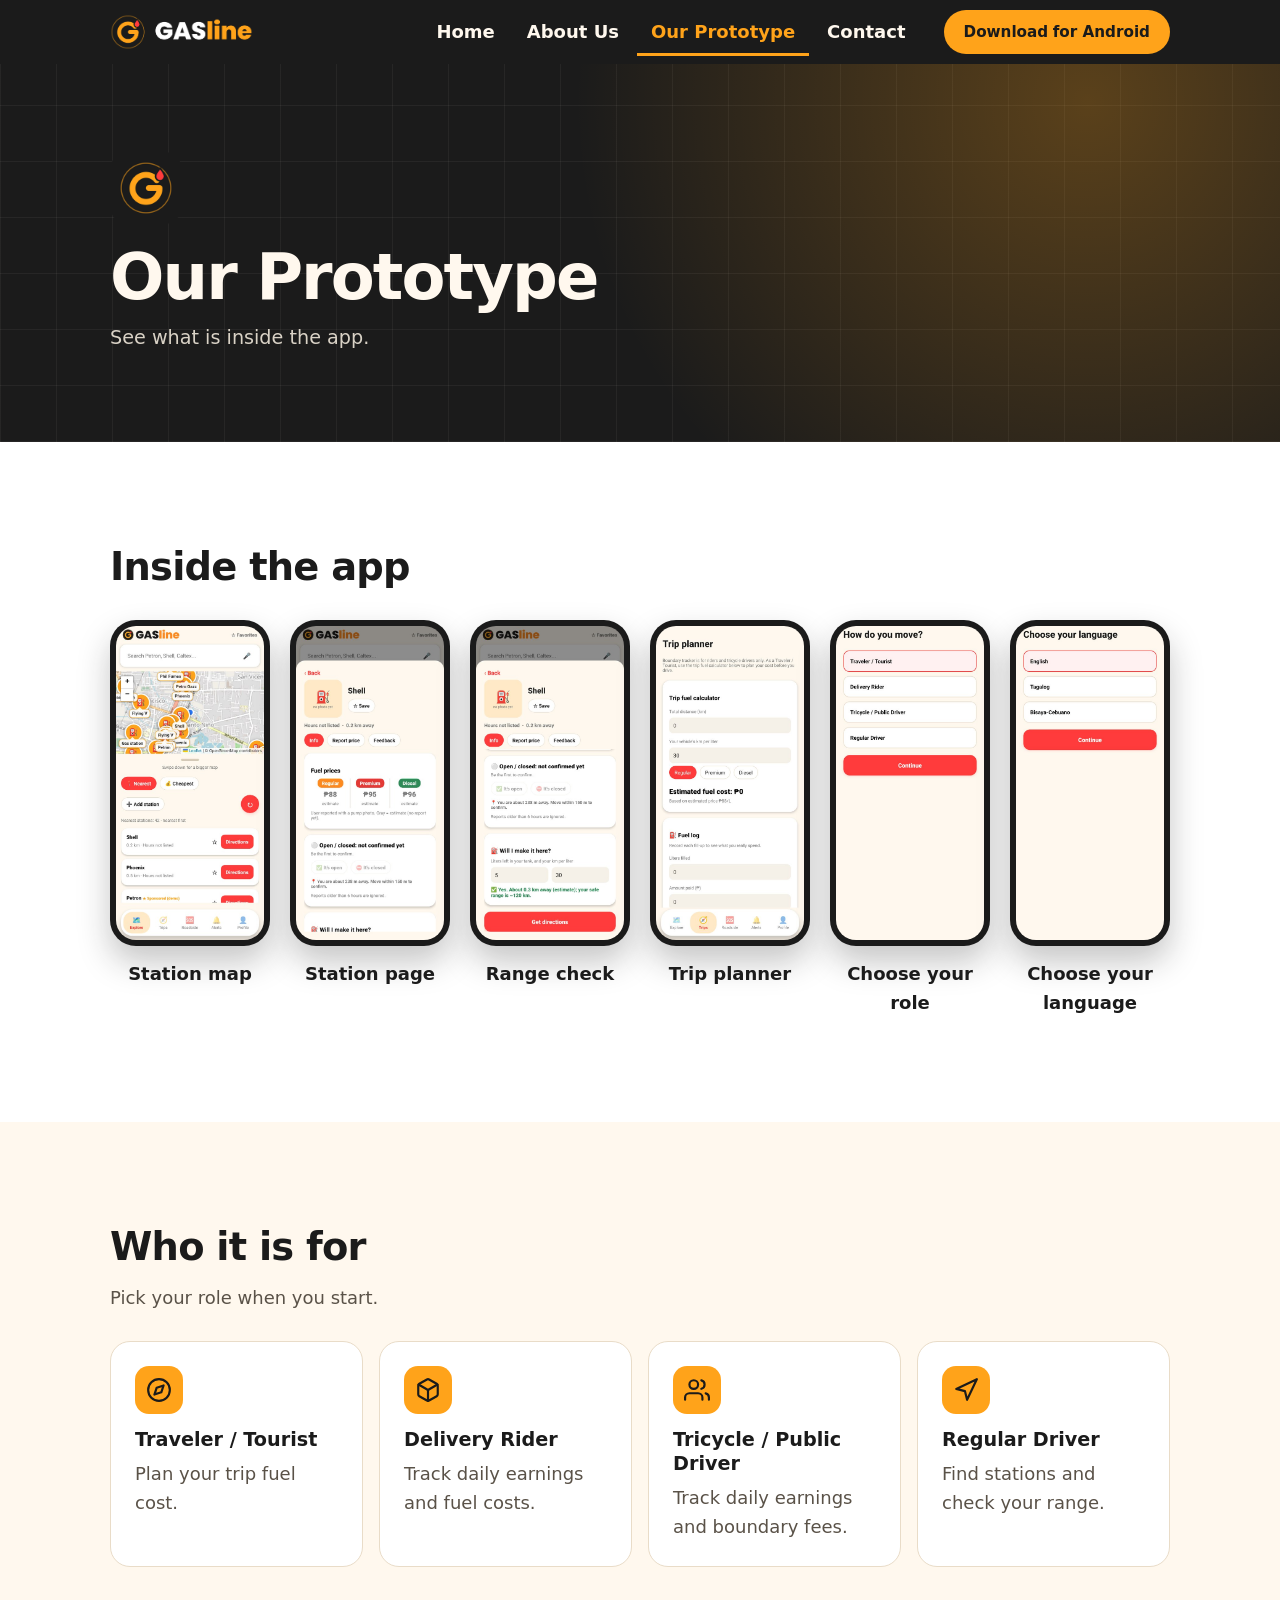
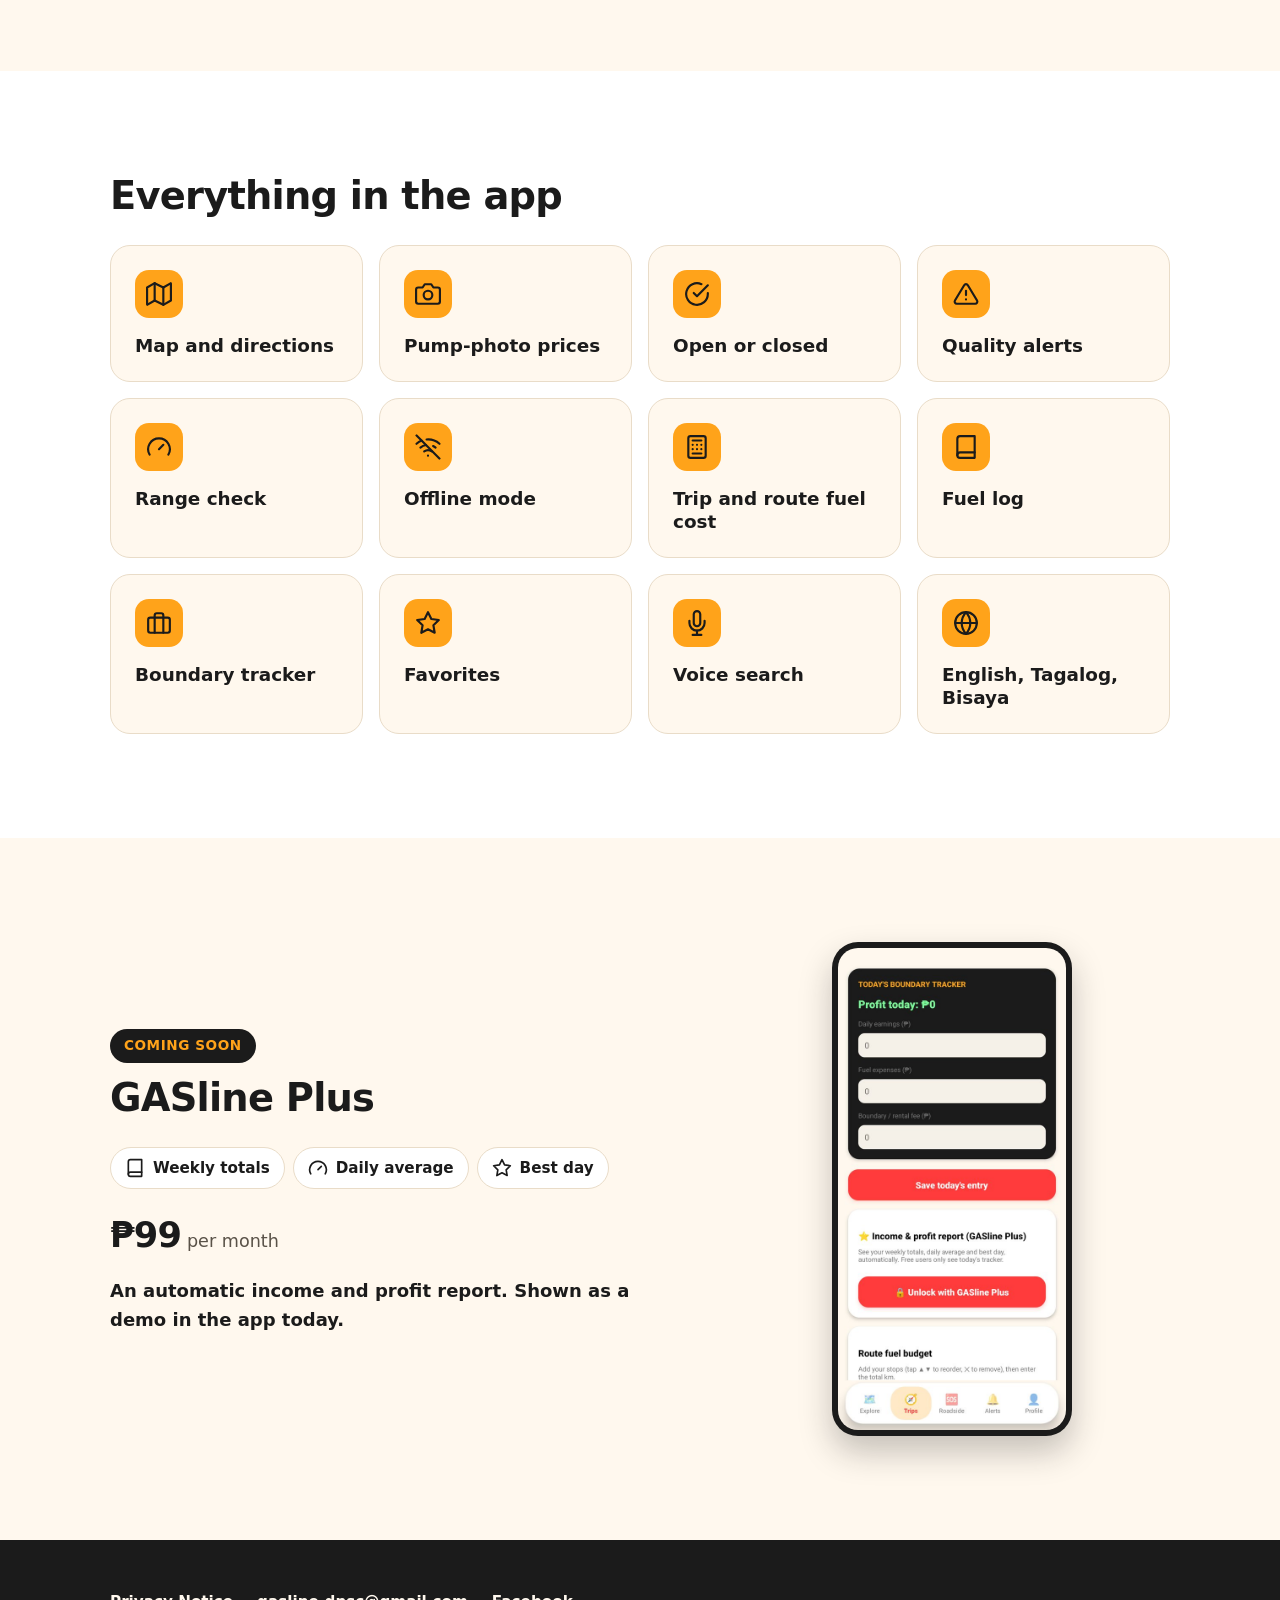
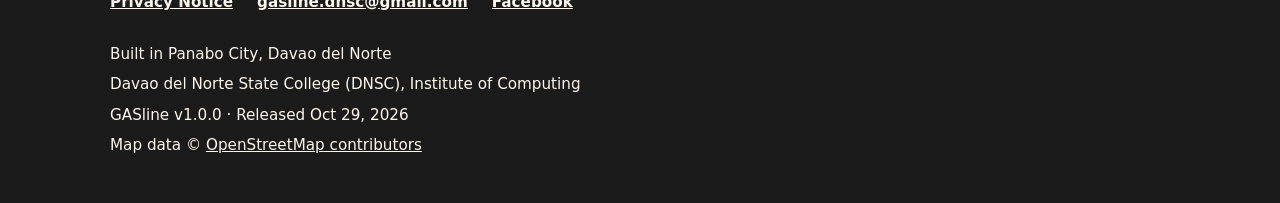
<file: prototype.html>
<!DOCTYPE html>
<!-- GASline | Our Prototype page | Team Premium, DNSC -->
<html lang="en">
<head>
<!-- Page settings: title, description, icon, shared stylesheet -->
<meta charset="utf-8">
<meta name="viewport" content="width=device-width, initial-scale=1">
<title>Our Prototype | GASline</title>
<meta name="description" content="Our GASline prototype: app screens, who it is for and everything inside the app.">
<meta name="theme-color" content="#1B1B1B">
<link rel="icon" href="images/icon.png">
<link rel="stylesheet" href="style.css">
</head>
<body>
<!-- Skip link: lets keyboard users jump to the content -->
<a class="skip" href="#main">Skip to content</a>
<!-- Icon sprite: reuse an icon with use href="#i-name" -->
<svg width="0" height="0" style="position:absolute" aria-hidden="true" focusable="false">
  <symbol id="i-map" viewBox="0 0 24 24"><polygon points="1 6 1 22 8 18 16 22 23 18 23 2 16 6 8 2 1 6"/><line x1="8" y1="2" x2="8" y2="18"/><line x1="16" y1="6" x2="16" y2="22"/></symbol>
  <symbol id="i-camera" viewBox="0 0 24 24"><path d="M23 19a2 2 0 0 1-2 2H3a2 2 0 0 1-2-2V8a2 2 0 0 1 2-2h4l2-3h6l2 3h4a2 2 0 0 1 2 2z"/><circle cx="12" cy="13" r="4"/></symbol>
  <symbol id="i-check" viewBox="0 0 24 24"><path d="M22 11.1V12a10 10 0 1 1-5.9-9.1"/><polyline points="22 4 12 14 9 11"/></symbol>
  <symbol id="i-warning" viewBox="0 0 24 24"><path d="M10.3 3.9L1.8 18a2 2 0 0 0 1.7 3h17a2 2 0 0 0 1.7-3L13.7 3.9a2 2 0 0 0-3.4 0z"/><line x1="12" y1="9" x2="12" y2="13"/><line x1="12" y1="17" x2="12.01" y2="17"/></symbol>
  <symbol id="i-gauge" viewBox="0 0 24 24"><path d="M12 14l4-4"/><path d="M3.3 19a10 10 0 1 1 17.4 0"/></symbol>
  <symbol id="i-offline" viewBox="0 0 24 24"><line x1="1" y1="1" x2="23" y2="23"/><path d="M16.7 11.1A11 11 0 0 1 19 12.6"/><path d="M5 12.6a11 11 0 0 1 5.2-2.4"/><path d="M10.7 5.1A16 16 0 0 1 22.6 9"/><path d="M1.4 9a16 16 0 0 1 4.7-2.9"/><path d="M8.5 16.1a6 6 0 0 1 7 0"/><line x1="12" y1="20" x2="12.01" y2="20"/></symbol>
  <symbol id="i-target" viewBox="0 0 24 24"><circle cx="12" cy="12" r="10"/><circle cx="12" cy="12" r="6"/><circle cx="12" cy="12" r="2"/></symbol>
  <symbol id="i-eye" viewBox="0 0 24 24"><path d="M1 12s4-8 11-8 11 8 11 8-4 8-11 8-11-8-11-8z"/><circle cx="12" cy="12" r="3"/></symbol>
  <symbol id="i-navigation" viewBox="0 0 24 24"><polygon points="3 11 22 2 13 21 11 13 3 11"/></symbol>
  <symbol id="i-tag" viewBox="0 0 24 24"><path d="M20.6 13.4l-7.2 7.2a2 2 0 0 1-2.8 0L2 12V2h10l8.6 8.6a2 2 0 0 1 0 2.8z"/><line x1="7" y1="7" x2="7.01" y2="7"/></symbol>
  <symbol id="i-calc" viewBox="0 0 24 24"><rect x="4" y="2" width="16" height="20" rx="2"/><line x1="8" y1="6" x2="16" y2="6"/><line x1="8" y1="10" x2="8.01" y2="10"/><line x1="12" y1="10" x2="12.01" y2="10"/><line x1="16" y1="10" x2="16.01" y2="10"/><line x1="8" y1="14" x2="8.01" y2="14"/><line x1="12" y1="14" x2="12.01" y2="14"/><line x1="16" y1="14" x2="16.01" y2="14"/><line x1="8" y1="18" x2="16" y2="18"/></symbol>
  <symbol id="i-book" viewBox="0 0 24 24"><path d="M4 19.5A2.5 2.5 0 0 1 6.5 17H20"/><path d="M6.5 2H20v20H6.5A2.5 2.5 0 0 1 4 19.5v-15A2.5 2.5 0 0 1 6.5 2z"/></symbol>
  <symbol id="i-briefcase" viewBox="0 0 24 24"><rect x="2" y="7" width="20" height="14" rx="2"/><path d="M16 21V5a2 2 0 0 0-2-2h-4a2 2 0 0 0-2 2v16"/></symbol>
  <symbol id="i-star" viewBox="0 0 24 24"><polygon points="12 2 15.09 8.26 22 9.27 17 14.14 18.18 21.02 12 17.77 5.82 21.02 7 14.14 2 9.27 8.91 8.26 12 2"/></symbol>
  <symbol id="i-mic" viewBox="0 0 24 24"><path d="M12 1a3 3 0 0 0-3 3v8a3 3 0 0 0 6 0V4a3 3 0 0 0-3-3z"/><path d="M19 10v2a7 7 0 0 1-14 0v-2"/><line x1="12" y1="19" x2="12" y2="23"/><line x1="8" y1="23" x2="16" y2="23"/></symbol>
  <symbol id="i-globe" viewBox="0 0 24 24"><circle cx="12" cy="12" r="10"/><line x1="2" y1="12" x2="22" y2="12"/><path d="M12 2a15.3 15.3 0 0 1 4 10 15.3 15.3 0 0 1-4 10 15.3 15.3 0 0 1-4-10 15.3 15.3 0 0 1 4-10z"/></symbol>
  <symbol id="i-compass" viewBox="0 0 24 24"><circle cx="12" cy="12" r="10"/><polygon points="16.24 7.76 14.12 14.12 7.76 16.24 9.88 9.88 16.24 7.76"/></symbol>
  <symbol id="i-package" viewBox="0 0 24 24"><path d="M21 16V8a2 2 0 0 0-1-1.73l-7-4a2 2 0 0 0-2 0l-7 4A2 2 0 0 0 3 8v8a2 2 0 0 0 1 1.73l7 4a2 2 0 0 0 2 0l7-4A2 2 0 0 0 21 16z"/><polyline points="3.27 6.96 12 12.01 20.73 6.96"/><line x1="12" y1="22.08" x2="12" y2="12"/></symbol>
  <symbol id="i-users" viewBox="0 0 24 24"><path d="M17 21v-2a4 4 0 0 0-4-4H5a4 4 0 0 0-4 4v2"/><circle cx="9" cy="7" r="4"/><path d="M23 21v-2a4 4 0 0 0-3-3.87"/><path d="M16 3.13a4 4 0 0 1 0 7.75"/></symbol>
</svg>
<!-- Top bar: logo, menu, Download button -->
<header class="topbar">
  <div class="wrap">
    <a class="logo" href="index.html" aria-label="GASline home"><img src="images/logo-dark.png" alt="GASline" width="705" height="178"></a>
    <!-- Menu toggle: hidden checkbox, no JavaScript -->
    <input type="checkbox" id="nav-toggle" class="nav-toggle" aria-label="Open or close the menu">
    <label for="nav-toggle" class="burger" aria-hidden="true"><span class="lines"></span></label>
    <!-- Main menu: aria-current marks the active page -->
    <nav class="mainnav" aria-label="Main">
      <a href="index.html">Home</a>
      <a href="about.html">About Us</a>
      <a href="prototype.html" aria-current="page">Our Prototype</a>
      <a href="contact.html">Contact</a>
    </nav>
    <a class="btn btn-primary" href="downloads/gasline.apk" download="GASline.apk">Download<span class="long"> for Android</span></a>
  </div>
</header>

<!-- Main content -->
<main id="main">
<!-- Page banner -->
<section class="page-hero">
  <div class="wrap">
    <img src="images/icon.png" alt="" width="72" height="72">
    <h1>Our Prototype</h1>
    <p>See what is inside the app.</p>
  </div>
</section>

<!-- App screens -->
<section class="band-white" aria-labelledby="screens-h">
  <div class="wrap">
    <h2 id="screens-h">Inside the app</h2>
    <!-- Screenshot gallery: swipes sideways on phones -->
    <ul class="gallery">
      <li><div class="phone"><img src="images/screen-map.jpg" alt="Map of nearby fuel stations" width="480" height="1019" loading="lazy"></div><span>Station map</span></li>
      <li><div class="phone"><img src="images/screen-station.jpg" alt="Station page with prices and open status" width="480" height="1019" loading="lazy"></div><span>Station page</span></li>
      <li><div class="phone"><img src="images/screen-range.jpg" alt="Range check with a Get directions button" width="480" height="1019" loading="lazy"></div><span>Range check</span></li>
      <li><div class="phone"><img src="images/screen-trips.jpg" alt="Trip planner with a fuel cost calculator" width="540" height="1142" loading="lazy"></div><span>Trip planner</span></li>
      <li><div class="phone"><img src="images/screen-roles.jpg" alt="Choose how you move: traveler, delivery rider, tricycle driver or regular driver" width="540" height="1126" loading="lazy"></div><span>Choose your role</span></li>
      <li><div class="phone"><img src="images/screen-language.jpg" alt="Choose your language: English, Tagalog or Bisaya-Cebuano" width="540" height="1126" loading="lazy"></div><span>Choose your language</span></li>
    </ul>
  </div>
</section>

<!-- User roles -->
<section class="band-cream" aria-labelledby="roles-h">
  <div class="wrap">
    <h2 id="roles-h">Who it is for</h2>
    <p class="section-lead">Pick your role when you start.</p>
    <!-- User role cards -->
    <ul class="roles reveal">
      <li><svg class="ico" aria-hidden="true"><use href="#i-compass"/></svg><h3>Traveler / Tourist</h3><p>Plan your trip fuel cost.</p></li>
      <li><svg class="ico" aria-hidden="true"><use href="#i-package"/></svg><h3>Delivery Rider</h3><p>Track daily earnings and fuel costs.</p></li>
      <li><svg class="ico" aria-hidden="true"><use href="#i-users"/></svg><h3>Tricycle / Public Driver</h3><p>Track daily earnings and boundary fees.</p></li>
      <li><svg class="ico" aria-hidden="true"><use href="#i-navigation"/></svg><h3>Regular Driver</h3><p>Find stations and check your range.</p></li>
    </ul>
  </div>
</section>

<!-- Everything in the app -->
<section class="band-white" aria-labelledby="all-h">
  <div class="wrap">
    <h2 id="all-h">Everything in the app</h2>
    <!-- Objective tiles -->
    <ul class="goals reveal">
      <li><svg class="ico" aria-hidden="true"><use href="#i-map"/></svg><h3>Map and directions</h3></li>
      <li><svg class="ico" aria-hidden="true"><use href="#i-camera"/></svg><h3>Pump-photo prices</h3></li>
      <li><svg class="ico" aria-hidden="true"><use href="#i-check"/></svg><h3>Open or closed</h3></li>
      <li><svg class="ico" aria-hidden="true"><use href="#i-warning"/></svg><h3>Quality alerts</h3></li>
      <li><svg class="ico" aria-hidden="true"><use href="#i-gauge"/></svg><h3>Range check</h3></li>
      <li><svg class="ico" aria-hidden="true"><use href="#i-offline"/></svg><h3>Offline mode</h3></li>
      <li><svg class="ico" aria-hidden="true"><use href="#i-calc"/></svg><h3>Trip and route fuel cost</h3></li>
      <li><svg class="ico" aria-hidden="true"><use href="#i-book"/></svg><h3>Fuel log</h3></li>
      <li><svg class="ico" aria-hidden="true"><use href="#i-briefcase"/></svg><h3>Boundary tracker</h3></li>
      <li><svg class="ico" aria-hidden="true"><use href="#i-star"/></svg><h3>Favorites</h3></li>
      <li><svg class="ico" aria-hidden="true"><use href="#i-mic"/></svg><h3>Voice search</h3></li>
      <li><svg class="ico" aria-hidden="true"><use href="#i-globe"/></svg><h3>English, Tagalog, Bisaya</h3></li>
    </ul>
  </div>
</section>
<!-- GASline Plus (coming soon, demo) -->
<section class="band-cream" aria-labelledby="plus-h">
  <div class="wrap split reveal">
    <div>
      <p class="badge">Coming soon</p>
      <h2 id="plus-h">GASline Plus</h2>
      <!-- Feature chips -->
      <ul class="chips" aria-label="GASline Plus reports">
        <li><svg class="ico-s" aria-hidden="true"><use href="#i-book"/></svg>Weekly totals</li>
        <li><svg class="ico-s" aria-hidden="true"><use href="#i-gauge"/></svg>Daily average</li>
        <li><svg class="ico-s" aria-hidden="true"><use href="#i-star"/></svg>Best day</li>
      </ul>
      <!-- Plus price -->
      <p class="price"><b>&#8369;99</b> per month</p>
      <p class="note">An automatic income and profit report. Shown as a demo in the app today.</p>
    </div>
    <div class="phone"><img src="images/screen-tracker.jpg" alt="Boundary tracker showing profit today, with the GASline Plus report below" width="540" height="1142" loading="lazy"></div>
  </div>
</section>
</main>

<!-- Footer: links, credits, version -->
<footer class="footer">
  <div class="wrap">
    <nav aria-label="Footer">
      <a href="privacy.html">Privacy Notice</a>
      <a href="mailto:gasline.dnsc@gmail.com">gasline.dnsc@gmail.com</a>
      <a href="https://www.facebook.com/profile.php?id=61595876085878" target="_blank" rel="noopener">Facebook</a>
    </nav>
    <p>Built in Panabo City, Davao del Norte</p>
    <p>Davao del Norte State College (DNSC), Institute of Computing</p>
    <p>GASline v1.0.0 &middot; Released Oct 29, 2026</p>
    <p>Map data &copy; <a href="https://www.openstreetmap.org/copyright" target="_blank" rel="noopener">OpenStreetMap contributors</a></p>
  </div>
</footer>
</body>
</html>
</file>
<file: style.css>
/* GASline stylesheet, shared by all pages. Sections follow the page order */
:root{--orange:#FFA31A;--red:#FF3B3B;--cream:#FFF8EE;--dark:#1B1B1B;--muted:#5a5248;--line:#e9dcc8;--font:system-ui,-apple-system,"Segoe UI",Roboto,"Helvetica Neue",Arial,sans-serif}
/* Base: reset, body text, links, focus outline, skip link, page wrapper */
*{box-sizing:border-box}
html{scroll-behavior:smooth;scroll-padding-top:76px}
@media (prefers-reduced-motion:reduce){html{scroll-behavior:auto}}
body{margin:0;font-family:var(--font);font-size:1.125rem;line-height:1.6;color:var(--dark);background:var(--cream)}
a{color:inherit}
:focus-visible{outline:3px solid var(--red);outline-offset:3px;border-radius:6px}
.skip{position:absolute;left:-999px;top:8px;z-index:100;padding:10px 14px;border-radius:8px;background:var(--dark);color:var(--cream)}
.skip:focus{left:8px}
.wrap{max-width:1100px;margin:0 auto;padding:0 20px}
h1,h2,h3{margin:0}
/* Buttons */
.btn{display:inline-flex;align-items:center;justify-content:center;min-height:48px;padding:0 22px;border:2px solid transparent;border-radius:999px;font-size:1rem;font-weight:700;text-decoration:none;cursor:pointer}
.btn-primary{background:var(--orange);color:var(--dark)}
.btn-primary:hover{background:#ffb54a}
.btn-ghost{border-color:var(--dark);background:transparent;color:var(--dark)}
.btn-ghost:hover{background:var(--dark);color:var(--cream)}

/* Top bar and menu (mobile menu uses a hidden checkbox, no JavaScript) */
.topbar{position:sticky;top:0;z-index:50;background:var(--dark);color:var(--cream)}
.topbar .wrap{display:flex;flex-wrap:wrap;align-items:center;min-height:64px;gap:12px}
.logo{order:1;display:inline-flex;align-items:center;min-height:48px}
.logo img{display:block;width:auto;height:36px}
.topbar .btn{order:2;margin-left:auto;min-height:44px;padding:0 18px;font-size:.95rem}
.long{margin-left:.3em}
.nav-toggle{position:absolute;width:44px;height:44px;opacity:0}
.burger{order:3;display:inline-flex;align-items:center;justify-content:center;width:48px;height:48px;border-radius:12px;cursor:pointer}
.burger .lines{width:22px;height:2px;background:var(--cream);box-shadow:0 7px 0 var(--cream),0 -7px 0 var(--cream)}
.nav-toggle:focus-visible ~ .burger{outline:3px solid var(--orange);outline-offset:2px}
.mainnav{order:4;flex-basis:100%;display:none;flex-direction:column;padding-bottom:12px}
.nav-toggle:checked ~ .mainnav{display:flex}
.mainnav a{display:flex;align-items:center;min-height:48px;border-top:1px solid #3a3a3a;color:var(--cream);font-weight:600;text-decoration:none}
.mainnav a:hover,.mainnav a[aria-current="page"]{color:var(--orange)}

/* Home hero */
.hero{padding:40px 0 56px;background:radial-gradient(circle at 85% 8%,rgba(255,163,26,.22),transparent 42%),repeating-linear-gradient(0deg,rgba(27,27,27,.045) 0 1px,transparent 1px 56px),repeating-linear-gradient(90deg,rgba(27,27,27,.045) 0 1px,transparent 1px 56px),var(--cream)}
.hero .wrap{display:grid;gap:40px}
.tagline{display:inline-block;margin:0 0 14px;padding-bottom:2px;border-bottom:3px solid var(--orange);font-weight:700}
.hero h1{max-width:15ch;margin-bottom:16px;font-size:clamp(2.1rem,7.5vw,3.6rem);line-height:1.05;letter-spacing:-.03em}
.lead{max-width:44ch;margin:0 0 24px;font-size:1.15rem;color:var(--muted)}
.note{margin:0 0 28px;font-weight:600}
.steps{display:grid;gap:10px;max-width:46ch;margin:0;padding:0;list-style:none}
.steps li{display:flex;align-items:center;gap:14px;padding:12px 16px;border:1px solid var(--line);border-radius:14px;background:#fff}
.n{display:grid;flex:none;place-items:center;width:32px;height:32px;border-radius:50%;background:var(--dark);color:var(--orange);font-weight:800}

/* Phone frames for screenshots */
.phones{display:flex;align-items:center;justify-content:center;max-width:540px;margin:0 auto}
.phone{flex:0 0 34%;padding:6px;border-radius:26px;background:var(--dark);box-shadow:0 16px 32px rgba(27,27,27,.25)}
.phone img{display:block;width:100%;height:auto;border-radius:20px}
.phone-main{position:relative;z-index:2;flex-basis:42%;margin:0 -5%}
.phones-note{margin:18px 0 0;text-align:center;font-size:.95rem;color:var(--muted)}

/* Section bands: white, cream and dark backgrounds */
.band-white,.band-cream,.band-dark{padding:72px 0}
.band-white{background:#fff}
.band-cream{background:var(--cream)}
.band-dark{background:var(--dark);color:var(--cream)}
.band-white h2,.band-cream h2,.band-dark h2{max-width:22ch;margin-bottom:28px;font-size:clamp(1.7rem,5vw,2.4rem);line-height:1.1;letter-spacing:-.02em}
/* Numbered step cards (not used by current pages) */
.how{display:grid;gap:16px;margin:0;padding:0;list-style:none}
.how li{padding:22px;border:1px solid var(--line);border-radius:18px;background:#fff}
.how .n{width:40px;height:40px;margin-bottom:14px}
.how h3{margin-bottom:10px;font-size:1.2rem;line-height:1.25}
.how p{margin:0;color:var(--muted)}

/* Footer */
.footer{padding:40px 0;background:var(--dark);color:var(--cream);font-size:.95rem}
.footer p{margin:0 0 6px}
.footer a{color:var(--cream)}
.footer nav{display:flex;flex-wrap:wrap;gap:8px 24px;margin-bottom:18px}
.footer nav a{display:inline-flex;align-items:center;min-height:44px;font-weight:700}

/* Inner page banner, icons and shared layouts */
.page-hero{padding:56px 0;background:radial-gradient(circle at 85% 10%,rgba(255,163,26,.28),transparent 45%),repeating-linear-gradient(0deg,rgba(255,248,238,.05) 0 1px,transparent 1px 56px),repeating-linear-gradient(90deg,rgba(255,248,238,.05) 0 1px,transparent 1px 56px),var(--dark);color:var(--cream)}
.page-hero img{display:block;width:72px;height:72px;margin-bottom:20px;border-radius:18px}
.page-hero h1{margin-bottom:12px;font-size:clamp(2.4rem,8vw,4rem);line-height:1.05;letter-spacing:-.03em}
.page-hero p{max-width:40ch;margin:0;font-size:1.2rem;color:#d9d2c6}
.section-lead{max-width:52ch;margin:-12px 0 28px;color:var(--muted)}
.ico{display:block;flex:none;width:48px;height:48px;padding:11px;margin-bottom:16px;border-radius:14px;background:var(--orange);color:var(--dark);fill:none;stroke:currentColor;stroke-width:2;stroke-linecap:round;stroke-linejoin:round}
.split{display:grid;align-items:center;gap:32px}
.split p{max-width:52ch;margin:0 0 14px}
.split .phone{max-width:240px;margin:0 auto}
/* Card grids: stats, goals, features, mission and vision, team */
.stats,.goals,.team,.features{display:grid;gap:16px;margin:0;padding:0;list-style:none}
.stats li{padding:24px;color:var(--dark);border:2px solid var(--orange);border-radius:20px;background:#fff}
.stat-num{display:block;margin-bottom:8px;font-size:clamp(1.8rem,5vw,2.2rem);font-weight:800;line-height:1.1}
.stats p{margin:0 0 8px}
.stat-src{font-size:.9rem;color:var(--muted)}
.mv{display:grid;gap:16px}
.mv article{padding:28px;border:1px solid rgba(255,248,238,.18);border-radius:24px;background:rgba(255,248,238,.06)}
.mv h3{margin-bottom:10px;font-size:1.4rem;color:var(--orange)}
.mv p{margin:0;font-size:1.2rem;line-height:1.5}
.goals li,.features li{padding:24px;border:1px solid var(--line);border-radius:20px;background:var(--cream)}
.goals p,.features p{margin:0}
.features h3{margin-bottom:8px;font-size:1.2rem}
.more{margin:28px 0 0}
.band-dark .section-lead{color:#d9d2c6}
.steps + .btn{margin-top:28px}
.btn + .note{margin:14px 0 0}
.team li{display:flex;flex-direction:column;align-items:center;gap:14px;padding:28px 20px;border:1px solid var(--line);border-radius:22px;background:#fff;text-align:center;transition:transform .2s,box-shadow .2s}
.team li:hover{transform:translateY(-4px);box-shadow:0 12px 24px rgba(27,27,27,.12)}
.avatar{display:grid;place-items:center;width:72px;height:72px;border-radius:50%;background:var(--dark);color:var(--orange);font-size:1.4rem;font-weight:800}
.team-name{font-weight:700}
/* Fade-in on scroll (CSS only) */
@keyframes rise{from{opacity:0;transform:translateY(24px)}to{opacity:1;transform:none}}
@media (prefers-reduced-motion:no-preference){@supports (animation-timeline:view()){.reveal{animation:rise linear both;animation-timeline:view();animation-range:entry 0% entry 35%}}}

/* Responsive layouts: tablet and desktop */
@media (max-width:419px){.long{display:none}}
@media (min-width:700px){
  .how,.team{grid-template-columns:repeat(3,1fr)}
  .split{grid-template-columns:1.3fr 1fr;gap:56px}
  .stats,.goals,.mv,.features{grid-template-columns:1fr 1fr}
  #install .steps{max-width:none;grid-template-columns:repeat(3,1fr)}
}
@media (min-width:1000px){
  .goals{grid-template-columns:repeat(4,1fr)}
  .features{grid-template-columns:repeat(3,1fr)}
}
@media (min-width:880px){
  .burger,.nav-toggle{display:none}
  .mainnav{order:2;flex-basis:auto;display:flex;flex-direction:row;gap:4px;margin-left:auto;padding:0}
  .mainnav a{padding:0 14px;border:0;border-radius:999px}
  .mainnav a[aria-current="page"]{border-radius:0;box-shadow:inset 0 -3px 0 var(--orange)}
  .topbar .btn{order:3;margin-left:12px}
  .hero{padding:64px 0 80px}
  .hero .wrap{grid-template-columns:1.1fr 1fr;align-items:center;gap:56px}
  .band-white,.band-cream,.band-dark{padding:104px 0}
  .page-hero{padding:88px 0}
}

/* Feature chips and price bars */
.chips{display:flex;flex-wrap:wrap;gap:8px;margin:0;padding:0;list-style:none}
.chips li{display:inline-flex;align-items:center;gap:8px;padding:8px 14px;border:1px solid var(--line);border-radius:999px;background:#fff;font-size:.95rem;font-weight:700}
.ico-s{display:block;flex:none;width:20px;height:20px;fill:none;stroke:var(--dark);stroke-width:2;stroke-linecap:round;stroke-linejoin:round}
.bars{display:grid;gap:8px;margin:4px 0 12px}
.bar{display:grid;grid-template-columns:1fr auto;grid-template-areas:"label val" "track track";gap:2px 10px;font-size:.9rem;font-weight:700}
.bar span{grid-area:label}
.bar b{grid-area:val}
.bar i{grid-area:track;display:block;height:12px;border-radius:999px;background:var(--orange)}
.bar-a{width:93.7%}
.bar-b{width:100%;background:var(--red)!important}
/* Flow diagrams: home How it works and About community */
.flow{display:grid;gap:44px;margin:0;padding:0;list-style:none}
.flow li{position:relative;display:flex;flex-direction:column;align-items:center;text-align:center}
.flow .phone{flex:none;width:100%;max-width:190px;margin-bottom:20px}
.flow .n{width:40px;height:40px;margin-bottom:12px}
.flow h3{margin-bottom:6px;font-size:1.2rem;line-height:1.25}
.flow p{margin:0;color:var(--muted)}
.flow li:not(:last-child)::after{content:"\2193";position:absolute;left:50%;bottom:-40px;transform:translateX(-50%);font-size:1.8rem;font-weight:800;line-height:1;color:var(--orange)}
.community{display:grid;gap:44px;margin:0;padding:0;list-style:none}
.community li{position:relative;display:flex;flex-direction:column;align-items:center;padding:28px 20px;border:1px solid var(--line);border-radius:22px;background:#fff;text-align:center}
.community .ico{margin-bottom:14px}
.community h3{margin-bottom:6px;font-size:1.2rem}
.community p{margin:0;color:var(--muted)}
.community li:not(:last-child)::after{content:"\2193";position:absolute;left:50%;bottom:-40px;transform:translateX(-50%);font-size:1.8rem;font-weight:800;line-height:1;color:var(--orange)}
.goals li{display:flex;flex-direction:column;align-items:flex-start}
.goals h3{font-size:1.15rem;line-height:1.25}
.features li{display:flex;flex-direction:column;align-items:flex-start}
@media (min-width:700px){
  .flow,.community{grid-template-columns:repeat(3,1fr);gap:56px}
  .flow li:not(:last-child)::after,.community li:not(:last-child)::after{content:"\2192";left:auto;right:-44px;bottom:auto;top:42%;transform:none}
  .community li:not(:last-child)::after{top:50%}
}

/* Video player */
.video-wrap{max-width:900px;margin:0 auto;overflow:hidden;border-radius:24px;background:var(--dark);box-shadow:0 16px 32px rgba(27,27,27,.25)}
.video-wrap video{display:block;width:100%;height:auto}
/* Team role tags */
.team-role{margin-top:-6px;padding:4px 14px;border-radius:999px;background:var(--orange);color:var(--dark);font-size:.85rem;font-weight:800;text-decoration:none;cursor:default}
/* Screenshot gallery on Our Prototype */
.gallery{display:flex;gap:20px;margin:0 -20px;padding:4px 20px 20px;overflow-x:auto;list-style:none;scroll-snap-type:x mandatory}
.gallery li{flex:0 0 200px;scroll-snap-align:center;text-align:center}
.gallery .phone{width:100%;margin-bottom:14px}
.gallery .phone img{aspect-ratio:480/1019;object-fit:cover;object-position:top}
.gallery span{font-weight:700}
/* User role cards */
.roles{display:grid;gap:16px;margin:0;padding:0;list-style:none}
.roles li{display:flex;flex-direction:column;align-items:flex-start;padding:24px;border:1px solid var(--line);border-radius:20px;background:#fff}
.roles .ico{margin-bottom:14px}
.roles h3{margin-bottom:8px;font-size:1.2rem;line-height:1.25}
.roles p{margin:0;color:var(--muted)}
@media (min-width:700px){.roles{grid-template-columns:1fr 1fr}}
@media (min-width:1000px){
  .roles{grid-template-columns:repeat(4,1fr)}
  .gallery{display:grid;grid-template-columns:repeat(6,1fr);margin:0;padding:4px 0 0;overflow:visible}
  .gallery li{flex:none}
}

/* Contact page: contact cards and message form */
.contact{display:grid;gap:40px}
.reach{display:grid;gap:16px;margin:0;padding:0;list-style:none}
.reach li{display:flex;align-items:center;gap:16px;padding:20px;border:1px solid var(--line);border-radius:20px;background:#fff}
.reach .ico{flex:none}
.reach span{display:block;font-size:.9rem;color:var(--muted)}
.reach a,.reach b{font-weight:700;overflow-wrap:anywhere}
.form{display:grid;gap:8px;padding:24px;border:1px solid var(--line);border-radius:22px;background:#fff}
.form label{font-weight:700}
.form input,.form select,.form textarea{width:100%;margin-bottom:10px;padding:14px 16px;border:1.5px solid var(--line);border-radius:14px;background:var(--cream);color:var(--dark);font:inherit}
.form textarea{resize:vertical;min-height:130px}
.form input:focus,.form select:focus,.form textarea:focus{border-color:var(--orange);outline:3px solid rgba(255,163,26,.35);outline-offset:0}
.form button.btn{justify-self:start;margin-top:6px;font-family:inherit}
.form-note{margin:8px 0 0;font-size:.9rem;color:var(--muted)}
.hp{position:absolute;left:-9999px;width:1px;height:1px;overflow:hidden}
@media (min-width:900px){.contact{grid-template-columns:5fr 7fr;gap:56px}.form{padding:32px}}

/* Plus badge, price and privacy list */
.badge{display:inline-block;margin:0 0 14px;padding:6px 14px;border-radius:999px;background:var(--dark);color:var(--orange);font-size:.85rem;font-weight:800;letter-spacing:.04em;text-transform:uppercase}
.split .chips{margin-bottom:18px}
.privacy-rows{max-width:760px}
.privacy-rows b{display:block}
.privacy-rows span{margin-top:2px}
.price{margin:0 0 12px;font-size:1.1rem;color:var(--muted)}
.price b{font-size:2.2rem;letter-spacing:-.02em;color:var(--dark)}
</file>
